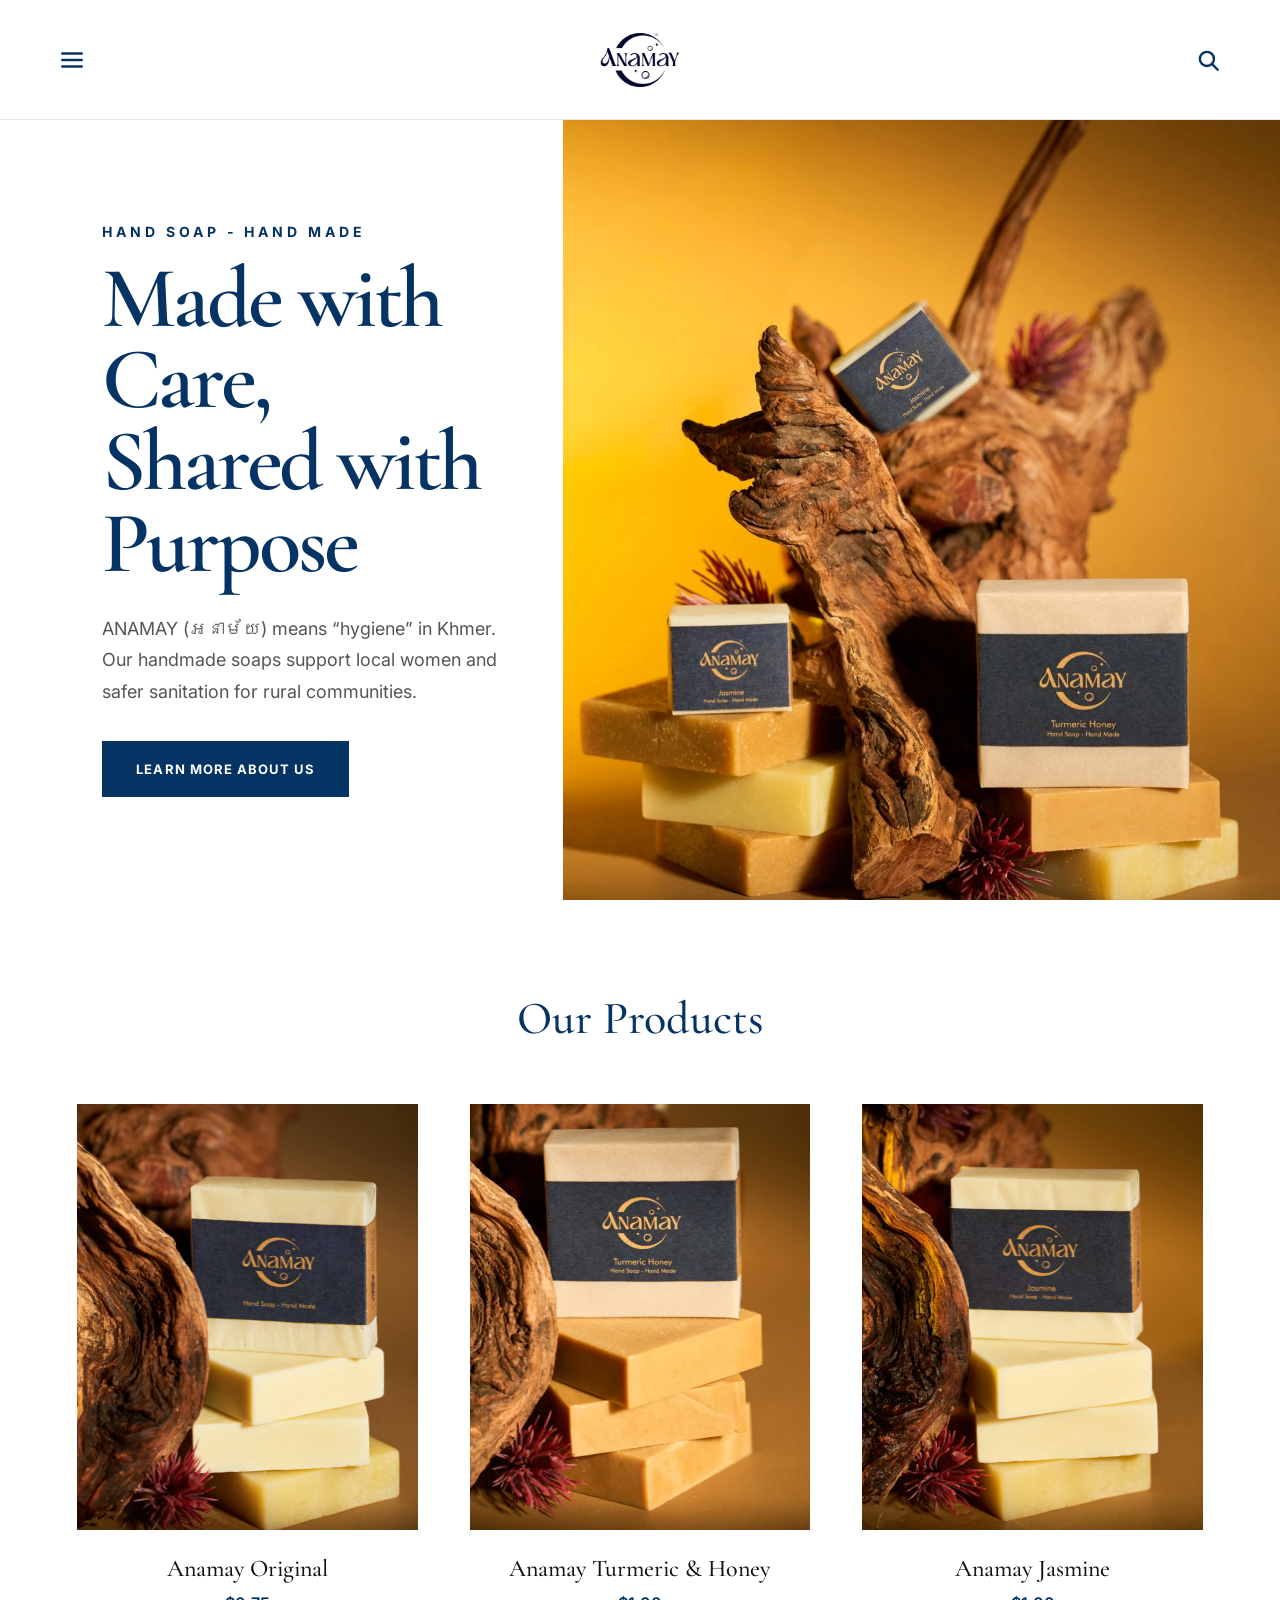
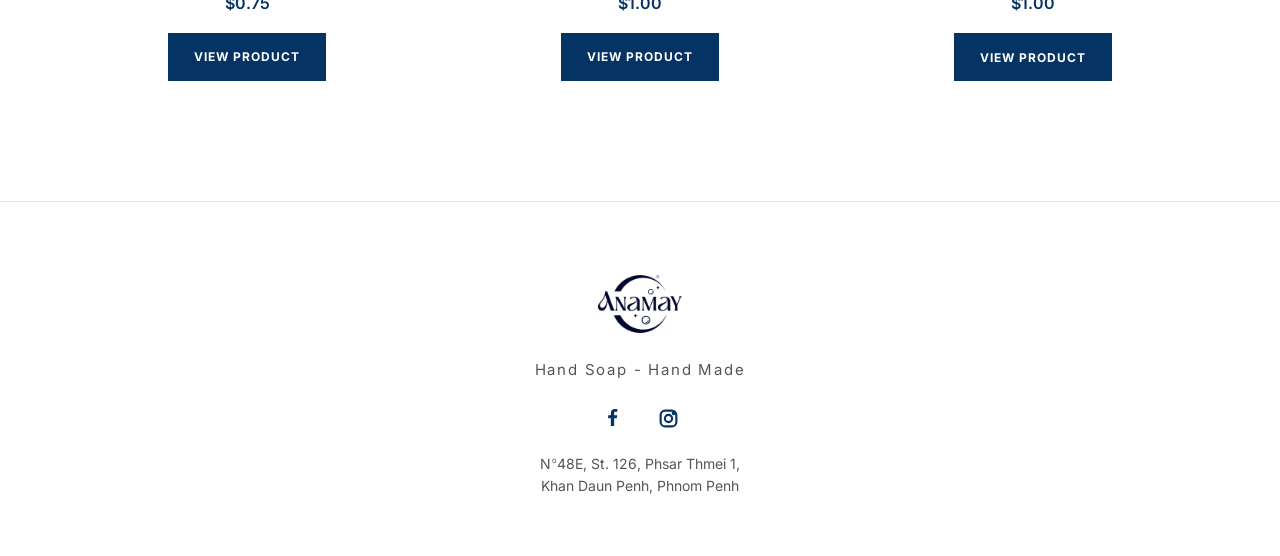
<file: index.html>
<!DOCTYPE html>
<html lang="en">
<head>
  <meta charset="UTF-8" />
  <meta name="viewport" content="width=device-width, initial-scale=1.0" />
  <title>Anamay | Cambodian Handmade Soap</title>

  <link rel="preconnect" href="https://fonts.googleapis.com">
  <link rel="preconnect" href="https://fonts.gstatic.com" crossorigin>
  <link href="https://fonts.googleapis.com/css2?family=Cormorant+Garamond:wght@500;600;700&family=Inter:wght@400;500;600;700&display=swap" rel="stylesheet">

  <link rel="stylesheet" href="./styles.css" />
</head>

<body class="home-page">
<header class="site-header">
  <button class="icon-button" id="openMenu" aria-label="Open menu">
    <svg viewBox="0 0 24 24" aria-hidden="true">
      <line x1="3" y1="6" x2="21" y2="6"></line>
      <line x1="3" y1="12" x2="21" y2="12"></line>
      <line x1="3" y1="18" x2="21" y2="18"></line>
    </svg>
  </button>

  <a href="./" class="site-logo" aria-label="Anamay home">
    <img src="./images/anamay-logo.png" alt="Anamay logo" />
  </a>

  <div class="header-search">
    <input type="text" class="search-input" id="searchInput" placeholder="Search products..." />
    <div class="search-results" id="searchResults" aria-live="polite"></div>
    <button class="icon-button" id="searchToggle" aria-label="Open search">
      <svg viewBox="0 0 24 24" aria-hidden="true">
        <circle cx="11" cy="11" r="6.5"></circle>
        <line x1="16.2" y1="16.2" x2="21" y2="21"></line>
      </svg>
    </button>
  </div>
</header>

<aside class="side-menu" id="sideMenu">
  <button class="close-menu" id="closeMenu" aria-label="Close menu">&times;</button>
  <nav>
    <a href="./">Home</a>
    <a href="./about-us/">About Us</a>
    <a href="./our-journey/">Our Journey</a>
    <a href="./our-impact/">Our Impact</a>
  </nav>
</aside>

<div class="menu-backdrop" id="menuBackdrop"></div>

<main>
  <section class="hero">
    <div class="hero-copy">
      <p class="eyebrow">Hand Soap - Hand Made</p>
      <h1>Made with Care, <br> Shared with Purpose</h1>
      <p class="hero-description">
        ANAMAY (អនាម័យ) means “hygiene” in Khmer. Our handmade soaps support local women and safer sanitation for rural communities.
      </p>
      <a href="./about-us/" class="primary-button">Learn More About Us</a>
    </div>

    <div class="hero-image">
      <img src="./images/hero.webp" alt="Anamay handmade soap" />
    </div>
  </section>

  <section class="products" id="products">
    <h2>Our Products</h2>

    <div class="product-grid">
      <article class="product-card">
        <a href="./anamay-original/" class="product-image">
          <img src="./images/product-original.webp" alt="Anamay Original soap" />
        </a>
        <h3>Anamay Original</h3>
        <p class="price">$0.75</p>
        <a href="./anamay-original/" class="product-button">View Product</a>
      </article>

      <article class="product-card">
        <a href="./turmeric-honey/" class="product-image">
          <img src="./images/product-turmeric-honey.webp" alt="Anamay Turmeric and Honey soap" />
        </a>
        <h3>Anamay Turmeric &amp; Honey</h3>
        <p class="price">$1.00</p>
        <a href="./turmeric-honey/" class="product-button">View Product</a>
      </article>

      <article class="product-card">
        <a href="./jasmine/" class="product-image">
          <img src="./images/product-jasmine.webp" alt="Anamay Jasmine soap" />
        </a>
        <h3>Anamay Jasmine</h3>
        <p class="price">$1.00</p>
        <a href="./jasmine/" class="product-button">View Product</a>
      </article>
    </div>
  </section>
</main>

<footer class="site-footer">
  <img src="./images/anamay-logo.png" alt="Anamay logo" class="footer-logo" />
  <p class="footer-slogan">Hand Soap - Hand Made</p>

  <div class="social-links">
    <a href="#" data-social="facebook" aria-label="Facebook">
      <svg viewBox="0 0 24 24" aria-hidden="true" class="facebook-icon">
        <path d="M13.6 21V13.7H16.1L16.5 10.8H13.6V8.9C13.6 8.1 13.8 7.5 15 7.5H16.6V4.9C16.3 4.9 15.4 4.8 14.3 4.8C12 4.8 10.4 6.2 10.4 8.7V10.8H7.8V13.7H10.4V21H13.6Z"/>
      </svg>
    </a>

    <a href="#" data-social="instagram" aria-label="Instagram">
      <svg viewBox="0 0 24 24" aria-hidden="true" class="instagram-icon">
        <rect x="5" y="5" width="14" height="14" rx="4" />
        <circle cx="12" cy="12" r="3.2" />
        <circle cx="16.7" cy="7.3" r="0.9" />
      </svg>
    </a>
  </div>

  <p class="footer-address">
    N<sup>o</sup>48E, St. 126, Phsar Thmei 1,
    <br> Khan Daun Penh, Phnom Penh
  </p>
</footer>

<script src="./script.js"></script>
</body>
</html>
</file>
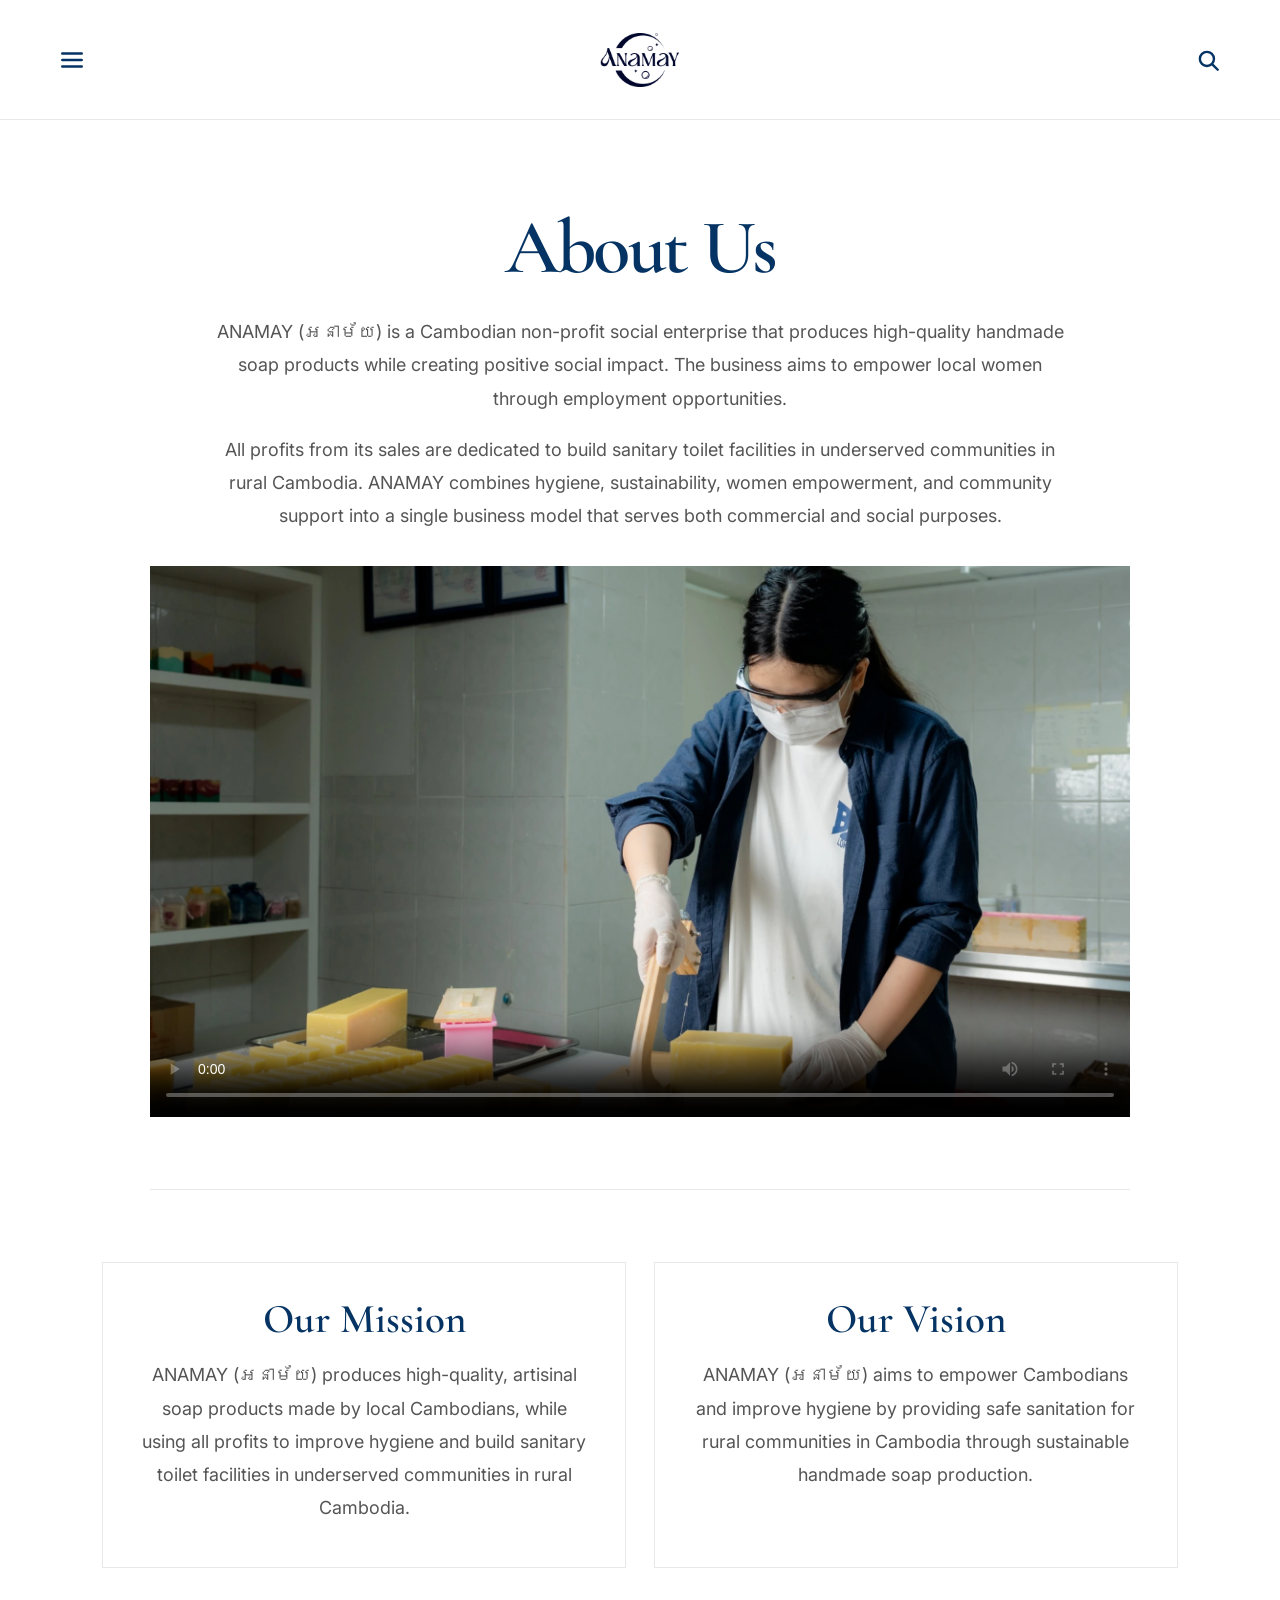
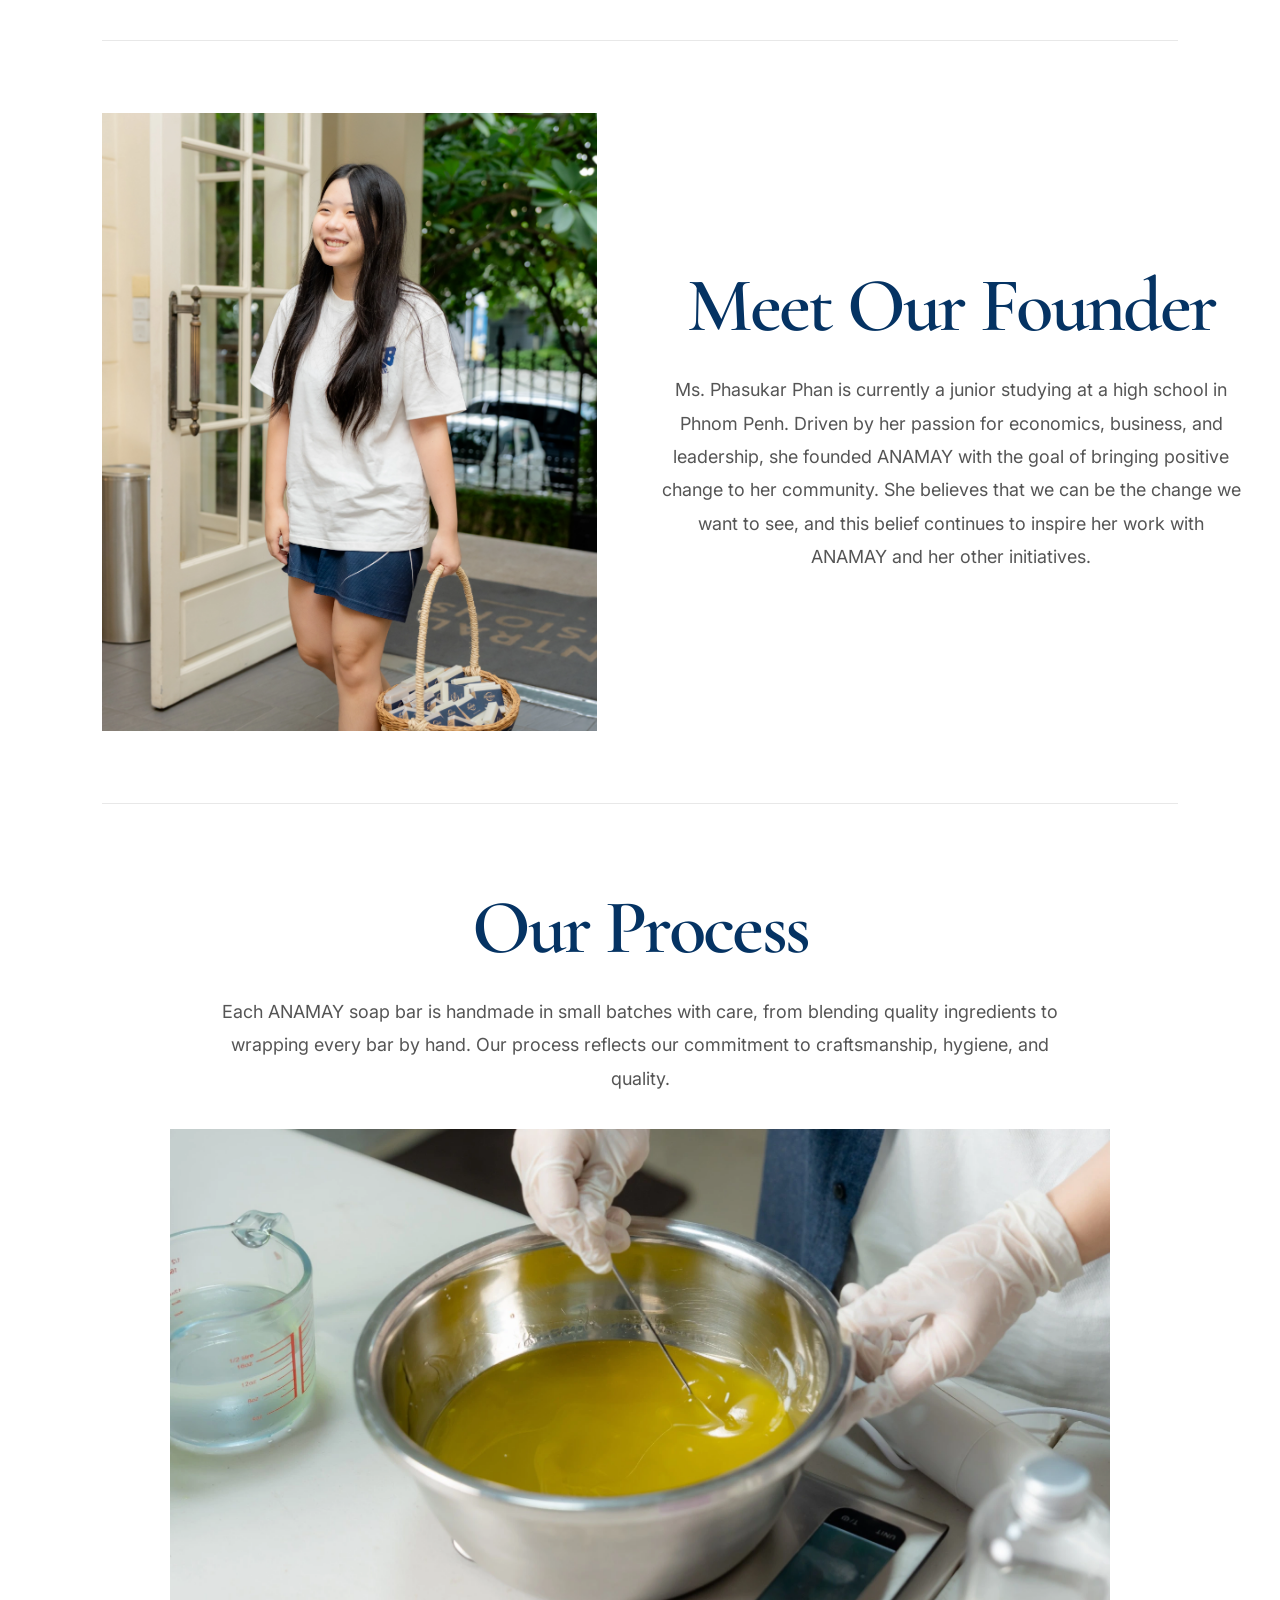
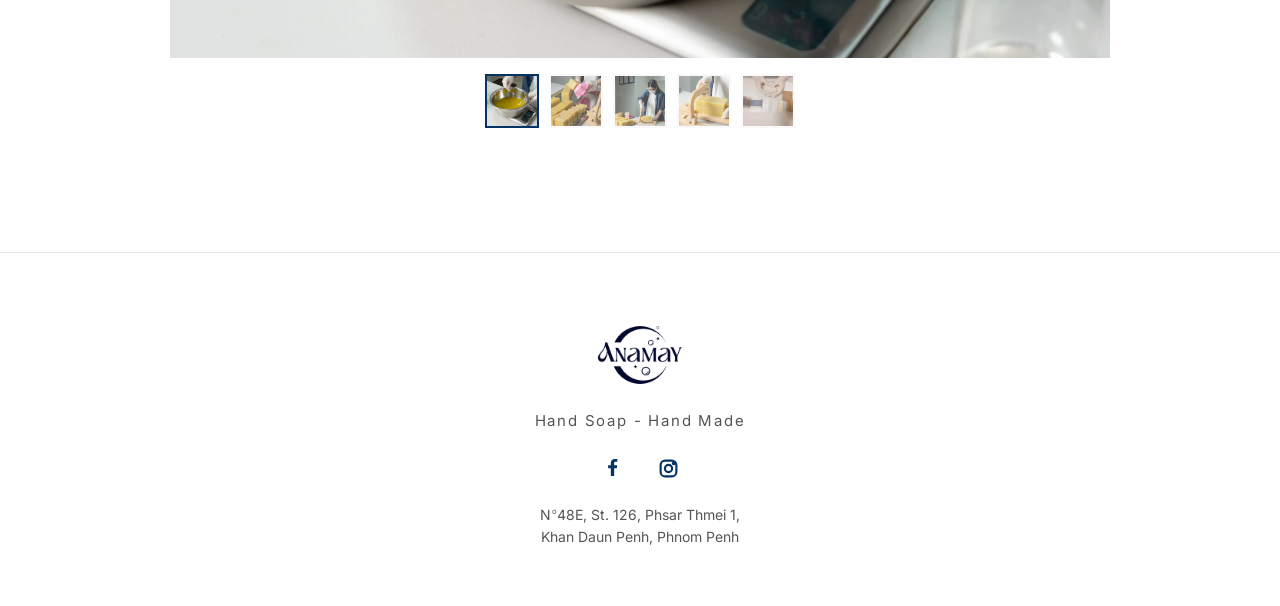
<file: about-us/index.html>
<!DOCTYPE html>
<html lang="en">
<head>
  <meta charset="UTF-8" />
  <meta name="viewport" content="width=device-width, initial-scale=1.0" />
  <title>About Us | Anamay</title>

  <link rel="preconnect" href="https://fonts.googleapis.com">
  <link rel="preconnect" href="https://fonts.gstatic.com" crossorigin>
  <link href="https://fonts.googleapis.com/css2?family=Cormorant+Garamond:wght@500;600;700&family=Inter:wght@400;500;600;700&display=swap" rel="stylesheet">

  <link rel="stylesheet" href="../styles.css" />
</head>
<body class="about-us-page">
  <header class="site-header">
    <button class="icon-button" id="openMenu" aria-label="Open menu">
      <svg viewBox="0 0 24 24" aria-hidden="true">
        <line x1="3" y1="6" x2="21" y2="6"></line>
        <line x1="3" y1="12" x2="21" y2="12"></line>
        <line x1="3" y1="18" x2="21" y2="18"></line>
      </svg>
    </button>

    <a href="../" class="site-logo" aria-label="Anamay home">
      <img src="../images/anamay-logo.png" alt="Anamay logo" />
    </a>

    <div class="header-search">
      <input type="text" class="search-input" id="searchInput" placeholder="Search products..." />
      <div class="search-results" id="searchResults" aria-live="polite"></div>
      <button class="icon-button" id="searchToggle" aria-label="Open search">
        <svg viewBox="0 0 24 24" aria-hidden="true">
          <circle cx="11" cy="11" r="6.5"></circle>
          <line x1="16.2" y1="16.2" x2="21" y2="21"></line>
        </svg>
      </button>
    </div>
  </header>

  <aside class="side-menu" id="sideMenu">
    <button class="close-menu" id="closeMenu" aria-label="Close menu">&times;</button>
    <nav>
      <a href="../">Home</a>
      <a href="../about-us/">About Us</a>
      <a href="../our-journey/">Our Journey</a>
      <a href="../our-impact/">Our Impact</a>
    </nav>
  </aside>

  <div class="menu-backdrop" id="menuBackdrop"></div>

  <main class="about-page">
    <section class="about-section">
      <h1>About Us</h1>
      <div class="text-block narrow center-text">
        <p>
          ANAMAY (អនាម័យ) is a Cambodian non-profit social enterprise that produces high-quality handmade soap products while creating positive social impact. The business aims to empower local women through employment opportunities.
        </p>
        <p>
          All profits from its sales are dedicated to build sanitary toilet facilities in underserved communities in rural Cambodia. ANAMAY combines hygiene, sustainability, women empowerment, and community support into a single business model that serves both commercial and social purposes.
        <br><br>
        </p>
      </div>
      <div class="brand-video-wrap">
        <video controls playsinline preload="metadata" poster="../images/process-3.webp">
          <source src="../videos/our-product.mp4" type="video/mp4" />
          Your browser does not support the video tag.
        </video>
      </div>
    </section>

    <section class="mission-vision-section">
      <article class="info-card">
        <h2>Our Mission</h2>
        <p>
          ANAMAY (អនាម័យ) produces high-quality, artisinal soap products made by local Cambodians, while using all profits to improve hygiene and build sanitary toilet facilities in underserved communities in rural Cambodia.
        </p>
      </article>

      <article class="info-card">
        <h2>Our Vision</h2>
        <p>
          ANAMAY (អនាម័យ) aims to empower Cambodians and improve hygiene by providing safe sanitation for rural communities in Cambodia through sustainable handmade soap production.
        </p>
      </article>
    </section>
    <section class="founder-section">
      <div class="founder-image">
        <img src="../images/founder-ms-phasukar-phan.webp" alt="Ms. Phasukar Phan, Founder of ANAMAY" />
      </div>

      <div class="founder-content">
        <h2>Meet Our Founder
        </h2>
        <p>
          Ms. Phasukar Phan is currently a junior studying at a high school in Phnom Penh. Driven by her passion for economics, business, and leadership, she founded ANAMAY with the goal of bringing positive change to her community. She believes that we can be the change we want to see, and this belief continues to inspire her work with ANAMAY and her other initiatives.
        </p>
      </div>
    </section>
    <section class="process-section">
      <h2>Our Process</h2>
      <div class="text-block narrow center-text process-intro">
        <p>
          Each ANAMAY soap bar is handmade in small batches with care, from blending quality ingredients to wrapping every bar by hand. Our process reflects our commitment to craftsmanship, hygiene, and quality.
        </p>
      </div>

      <div class="gallery process-gallery" data-gallery>
        <div class="main-image-wrap">
          <img class="main-gallery-image" src="../images/process-1.webp" alt="Anamay handmade soap making process" />
        </div>

        <div class="thumbnail-row" aria-label="Choose process image">
          <button class="thumbnail is-active" data-index="0" data-image="../images/process-1.webp" aria-label="Process image 1">
            <img src="../images/process-1.webp" alt="Process thumbnail 1" />
          </button>
          <button class="thumbnail" data-index="1" data-image="../images/process-5.webp" aria-label="Process image 2">
            <img src="../images/process-5.webp" alt="Process thumbnail 2" />
          </button>
          <button class="thumbnail" data-index="2" data-image="../images/process-3.webp" aria-label="Process image 3">
            <img src="../images/process-3.webp" alt="Process thumbnail 3" />
          </button>
          <button class="thumbnail" data-index="3" data-image="../images/process-4.webp" aria-label="Process image 4">
            <img src="../images/process-4.webp" alt="Process thumbnail 4" />
          </button>
          <button class="thumbnail" data-index="3" data-image="../images/process-6.webp" aria-label="Process image 4">
            <img src="../images/process-6.webp" alt="Process thumbnail 5" />
          </button>
        </div>
      </div>
    </section>
  </main>

  <footer class="site-footer">
    <img src="../images/anamay-logo.png" alt="Anamay logo" class="footer-logo" />
    <p class="footer-slogan">Hand Soap - Hand Made</p>

    <div class="social-links">
      <a href="#" data-social="facebook" aria-label="Facebook">
        <svg viewBox="0 0 24 24" aria-hidden="true" class="facebook-icon">
          <path d="M13.6 21V13.7H16.1L16.5 10.8H13.6V8.9C13.6 8.1 13.8 7.5 15 7.5H16.6V4.9C16.3 4.9 15.4 4.8 14.3 4.8C12 4.8 10.4 6.2 10.4 8.7V10.8H7.8V13.7H10.4V21H13.6Z"/>
        </svg>
      </a>

      <a href="#" data-social="instagram" aria-label="Instagram">
        <svg viewBox="0 0 24 24" aria-hidden="true" class="instagram-icon">
          <rect x="5" y="5" width="14" height="14" rx="4" />
          <circle cx="12" cy="12" r="3.2" />
          <circle cx="16.7" cy="7.3" r="0.9" />
        </svg>
      </a>
    </div>

    <p class="footer-address">
      N<sup>o</sup>48E, St. 126, Phsar Thmei 1,
      <br> Khan Daun Penh, Phnom Penh
    </p>
  </footer>

  <script src="../script.js"></script>
</body>
</html>
</file>
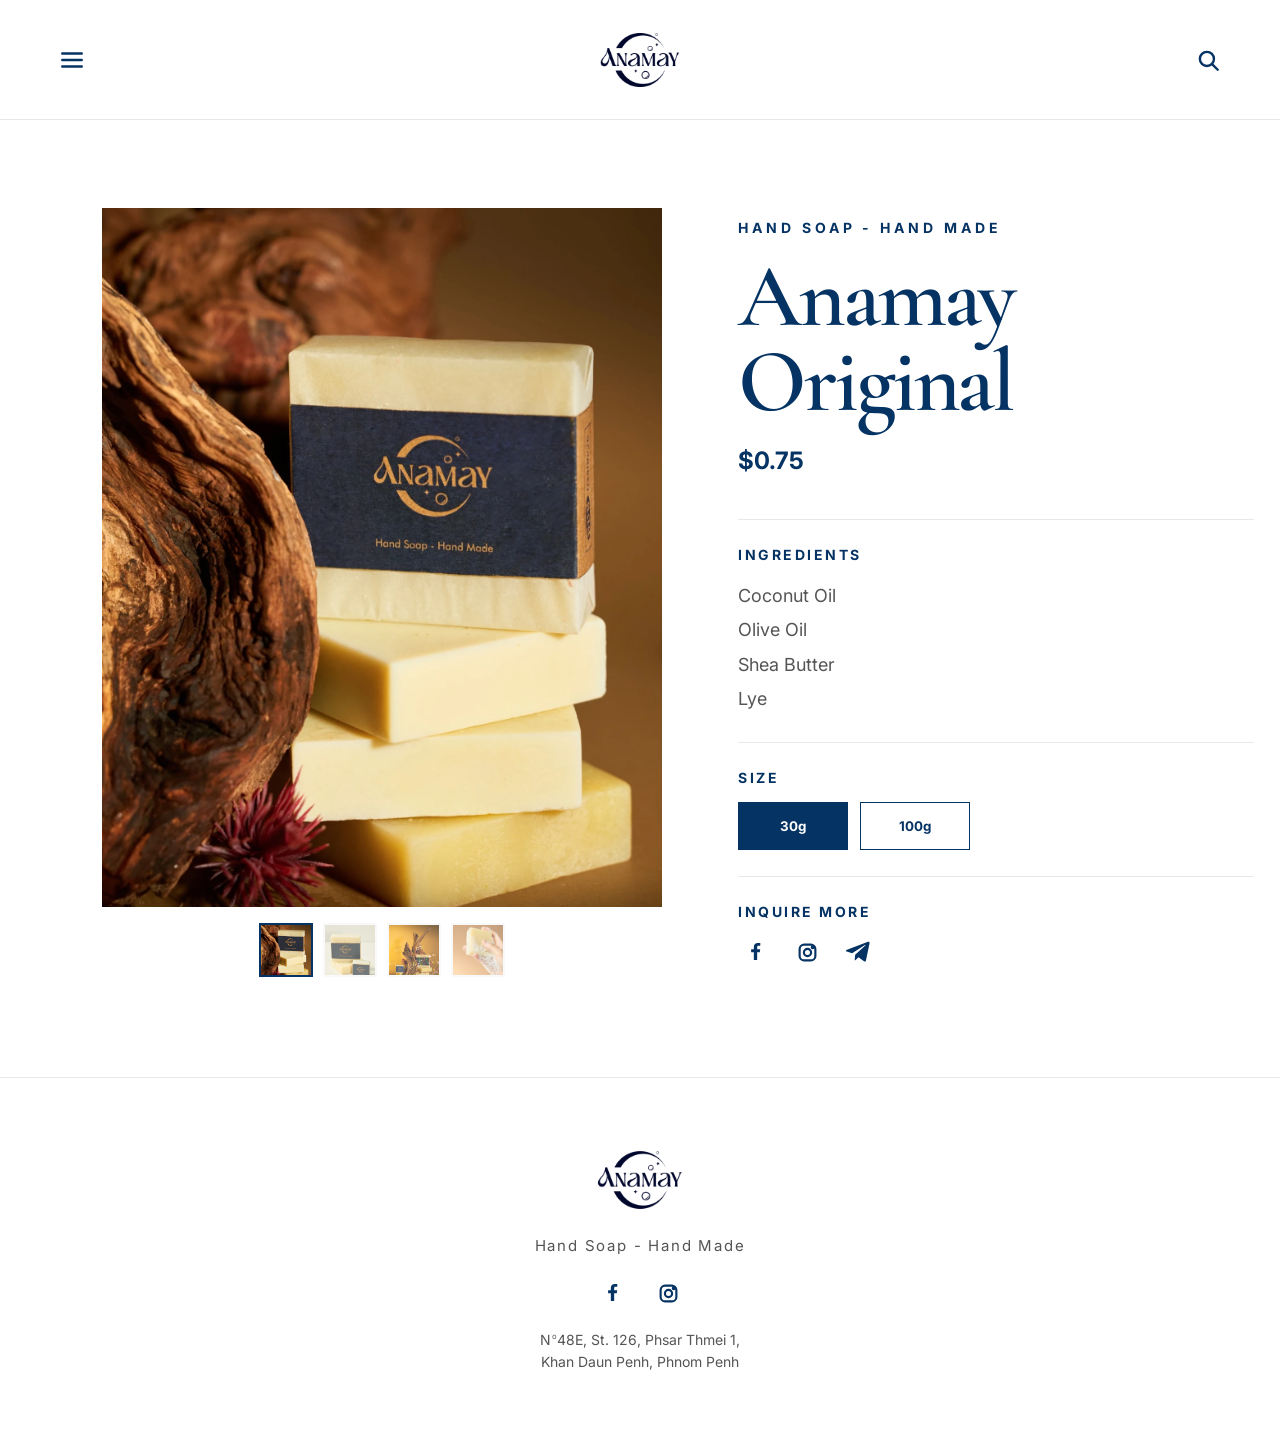
<file: anamay-original/index.html>
<!DOCTYPE html>
<html lang="en">
<head>
  <meta charset="UTF-8" />
  <meta name="viewport" content="width=device-width, initial-scale=1.0" />
  <title>Anamay Original Soap | Anamay</title>

  <link rel="preconnect" href="https://fonts.googleapis.com">
  <link rel="preconnect" href="https://fonts.gstatic.com" crossorigin>
  <link href="https://fonts.googleapis.com/css2?family=Cormorant+Garamond:wght@500;600;700&family=Inter:wght@400;500;600;700&display=swap" rel="stylesheet">

  <link rel="stylesheet" href="../styles.css" />
</head>
<body class="product-detail-page original-page">
  <header class="site-header">
    <button class="icon-button" id="openMenu" aria-label="Open menu">
      <svg viewBox="0 0 24 24" aria-hidden="true">
        <line x1="3" y1="6" x2="21" y2="6"></line>
        <line x1="3" y1="12" x2="21" y2="12"></line>
        <line x1="3" y1="18" x2="21" y2="18"></line>
      </svg>
    </button>

    <a href="../" class="site-logo" aria-label="Anamay home">
      <img src="../images/anamay-logo.png" alt="Anamay logo" />
    </a>

    <div class="header-search">
      <input type="text" class="search-input" id="searchInput" placeholder="Search products..." />
      <div class="search-results" id="searchResults" aria-live="polite"></div>
      <button class="icon-button" id="searchToggle" aria-label="Open search">
        <svg viewBox="0 0 24 24" aria-hidden="true">
          <circle cx="11" cy="11" r="6.5"></circle>
          <line x1="16.2" y1="16.2" x2="21" y2="21"></line>
        </svg>
      </button>
    </div>
  </header>

  <aside class="side-menu" id="sideMenu">
    <button class="close-menu" id="closeMenu" aria-label="Close menu">&times;</button>
    <nav>
      <a href="../">Home</a>
      <a href="../about-us/">About Us</a>
      <a href="../our-journey/">Our Journey</a>
      <a href="../our-impact/">Our Impact</a>
    </nav>
  </aside>

  <div class="menu-backdrop" id="menuBackdrop"></div>

  <main class="product-page">
    <section class="product-gallery gallery" data-gallery>
      <div class="main-image-wrap product-main-wrap">
        <img
          class="main-product-image main-gallery-image"
          src="../images/original-original-display.webp"
          alt="Anamay Original"
        />
      </div>

      <div class="thumbnail-row" aria-label="Choose product image">
        <button class="thumbnail is-active" data-index="0" data-image="../images/original-original-main.webp" aria-label="Anamay Original image 1">
          <img src="../images/original-original-main.webp" alt="Anamay Original thumbnail 1" />
        </button>
        <button class="thumbnail" data-index="1" data-image="../images/original-original-packaging.webp" aria-label="Anamay Original image 2">
          <img src="../images/original-original-packaging.webp" alt="Anamay Original thumbnail 2" />
        </button>
        <button class="thumbnail" data-index="2" data-image="../images/original-original-display.webp" aria-label="Anamay Original image 3">
          <img src="../images/original-original-display.webp" alt="Anamay Original thumbnail 3" />
        </button>
        <button class="thumbnail" data-index="3" data-image="../images/original-original-lather.webp" aria-label="Anamay Original image 4">
          <img src="../images/original-original-lather.webp" alt="Anamay Original thumbnail 4" />
        </button>
      </div>
    </section>

    <section class="product-info">
      <p class="eyebrow">Hand Soap - Hand Made</p>

      <h1>Anamay Original</h1>

      <div class="price product-detail-price" id="productPrice">$0.75</div>

      <div class="info-block">
        <h2>Ingredients</h2>
        <ul>
          <li>Coconut Oil</li>
          <li>Olive Oil</li>
          <li>Shea Butter</li>
          <li>Lye</li>
        </ul>
      </div>

      <div class="size-block">
        <h2>Size</h2>

        <div class="size-options" role="radiogroup" aria-label="Choose size">
          <button class="size-option is-selected" data-price="$0.75" role="radio" aria-checked="true">
            30g
          </button>

          <button class="size-option" data-price="$2.00" role="radio" aria-checked="false">
            100g
          </button>
        </div>
      </div>

      <div class="inquiry-block">
        <h2>Inquire More</h2>
        <div class="inquiry-icons">
          <a href="#" data-social="facebook" aria-label="Facebook">
            <svg viewBox="0 0 24 24" aria-hidden="true" class="facebook-icon">
              <path d="M13.6 21V13.7H16.1L16.5 10.8H13.6V8.9C13.6 8.1 13.8 7.5 15 7.5H16.6V4.9C16.3 4.9 15.4 4.8 14.3 4.8C12 4.8 10.4 6.2 10.4 8.7V10.8H7.8V13.7H10.4V21H13.6Z"/>
            </svg>
          </a>

          <a href="#" data-social="instagram" aria-label="Instagram">
            <svg viewBox="0 0 24 24" aria-hidden="true" class="instagram-icon">
              <rect x="5" y="5" width="14" height="14" rx="4" />
              <circle cx="12" cy="12" r="3.2" />
              <circle cx="16.7" cy="7.3" r="0.9" />
            </svg>
          </a>

          <a href="#" data-social="telegram" aria-label="Telegram">
            <svg viewBox="0 0 24 24" aria-hidden="true" class="telegram-icon">
              <path d="M21 4.8L17.9 19.4C17.7 20.3 17.1 20.5 16.3 19.9L11.6 16.4L9.3 18.6C9.1 18.8 8.8 19.1 8.3 19.1L8.7 14.3L17.4 6.4C17.8 6.1 17.3 5.9 16.8 6.2L6.1 13L1.5 11.6C0.5 11.3 0.5 10.6 1.7 10.1L19.7 3.2C20.5 2.9 21.3 3.4 21 4.8Z"/>
            </svg>
          </a>
        </div>
      </div>
    </section>
  </main>

  <footer class="site-footer">
    <img src="../images/anamay-logo.png" alt="Anamay logo" class="footer-logo" />
    <p class="footer-slogan">Hand Soap - Hand Made</p>

    <div class="social-links">
      <a href="#" data-social="facebook" aria-label="Facebook">
        <svg viewBox="0 0 24 24" aria-hidden="true" class="facebook-icon">
          <path d="M13.6 21V13.7H16.1L16.5 10.8H13.6V8.9C13.6 8.1 13.8 7.5 15 7.5H16.6V4.9C16.3 4.9 15.4 4.8 14.3 4.8C12 4.8 10.4 6.2 10.4 8.7V10.8H7.8V13.7H10.4V21H13.6Z"/>
        </svg>
      </a>

      <a href="#" data-social="instagram" aria-label="Instagram">
        <svg viewBox="0 0 24 24" aria-hidden="true" class="instagram-icon">
          <rect x="5" y="5" width="14" height="14" rx="4" />
          <circle cx="12" cy="12" r="3.2" />
          <circle cx="16.7" cy="7.3" r="0.9" />
        </svg>
      </a>
    </div>

    <p class="footer-address">
      N<sup>o</sup>48E, St. 126, Phsar Thmei 1,
      <br> Khan Daun Penh, Phnom Penh
    </p>
  </footer>

  <script src="../script.js"></script>
</body>
</html>
</file>
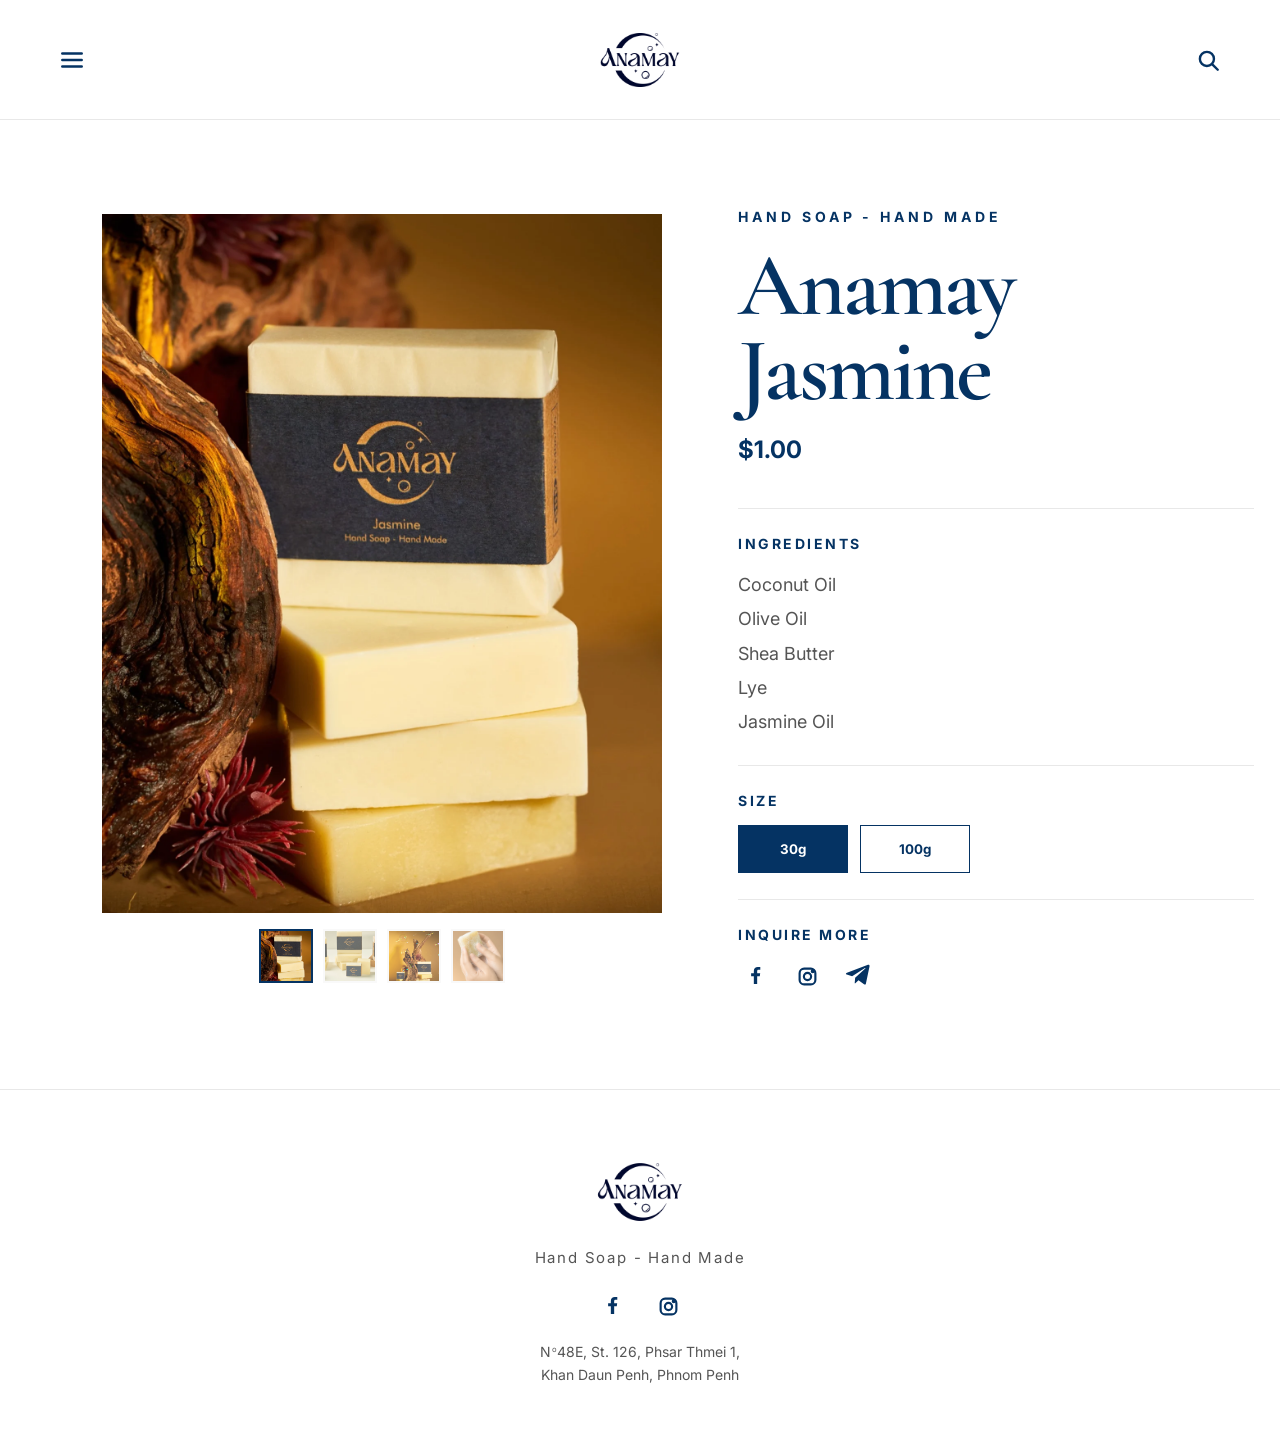
<file: jasmine/index.html>
<!DOCTYPE html>
<html lang="en">
<head>
  <meta charset="UTF-8" />
  <meta name="viewport" content="width=device-width, initial-scale=1.0" />
  <title>Jasmine Soap | Anamay</title>

  <link rel="preconnect" href="https://fonts.googleapis.com">
  <link rel="preconnect" href="https://fonts.gstatic.com" crossorigin>
  <link href="https://fonts.googleapis.com/css2?family=Cormorant+Garamond:wght@500;600;700&family=Inter:wght@400;500;600;700&display=swap" rel="stylesheet">

  <link rel="stylesheet" href="../styles.css" />
</head>
<body class="product-detail-page jasmine-page">
<header class="site-header">
  <button class="icon-button" id="openMenu" aria-label="Open menu">
    <svg viewBox="0 0 24 24" aria-hidden="true">
      <line x1="3" y1="6" x2="21" y2="6"></line>
      <line x1="3" y1="12" x2="21" y2="12"></line>
      <line x1="3" y1="18" x2="21" y2="18"></line>
    </svg>
  </button>

  <a href="../" class="site-logo" aria-label="Anamay home">
    <img src="../images/anamay-logo.png" alt="Anamay logo" />
  </a>

  <div class="header-search">
    <input type="text" class="search-input" id="searchInput" placeholder="Search products..." />
    <div class="search-results" id="searchResults" aria-live="polite"></div>
    <button class="icon-button" id="searchToggle" aria-label="Open search">
      <svg viewBox="0 0 24 24" aria-hidden="true">
        <circle cx="11" cy="11" r="6.5"></circle>
        <line x1="16.2" y1="16.2" x2="21" y2="21"></line>
      </svg>
    </button>
  </div>
</header>

<aside class="side-menu" id="sideMenu">
  <button class="close-menu" id="closeMenu" aria-label="Close menu">&times;</button>
  <nav>
    <a href="../">Home</a>
    <a href="../about-us/">About Us</a>
    <a href="../our-journey/">Our Journey</a>
    <a href="../our-impact/">Our Impact</a>
  </nav>
</aside>

<div class="menu-backdrop" id="menuBackdrop"></div>

<main class="product-page">
  <section class="product-gallery gallery" data-gallery>
    <div class="main-image-wrap product-main-wrap">
      <img
              class="main-product-image main-gallery-image"
              src="../images/jasmine-jasmine-main.webp"
              alt="Anamay Jasmine"
      />
    </div>

    <div class="thumbnail-row" aria-label="Choose product image">
      <button class="thumbnail is-active" data-index="0" data-image="../images/jasmine-jasmine-main.webp" aria-label="Anamay Jasmine image 1">
        <img src="../images/jasmine-jasmine-main.webp" alt="Anamay Jasmine thumbnail 1" />
      </button>
      <button class="thumbnail" data-index="1" data-image="../images/jasmine-jasmine-packaging.webp" aria-label="Anamay Jasmine image 2">
        <img src="../images/jasmine-jasmine-packaging.webp" alt="Anamay Jasmine thumbnail 2" />
      </button>
      <button class="thumbnail" data-index="2" data-image="../images/jasmine-jasmine-display.webp" aria-label="Anamay Jasmine image 3">
        <img src="../images/jasmine-jasmine-display.webp" alt="Anamay Jasmine thumbnail 3" />
      </button>
      <button class="thumbnail" data-index="3" data-image="../images/jasmine-jasmine-lather.webp" aria-label="Anamay Jasmine image 4">
        <img src="../images/jasmine-jasmine-lather.webp" alt="Anamay Jasmine thumbnail 4" />
      </button>
    </div>
  </section>

  <section class="product-info">
    <p class="eyebrow">Hand Soap - Hand Made</p>

    <h1>Anamay Jasmine</h1>

    <div class="price product-detail-price" id="productPrice">$1.00</div>

    <div class="info-block">
      <h2>Ingredients</h2>
      <ul>
        <li>Coconut Oil</li>
        <li>Olive Oil</li>
        <li>Shea Butter</li>
        <li>Lye</li>
        <li>Jasmine Oil</li>
      </ul>
    </div>

    <div class="size-block">
      <h2>Size</h2>

      <div class="size-options" role="radiogroup" aria-label="Choose size">
        <button class="size-option is-selected" data-price="$1.00" role="radio" aria-checked="true">
          30g
        </button>

        <button class="size-option" data-price="$3.00" role="radio" aria-checked="false">
          100g
        </button>
      </div>
    </div>

    <div class="inquiry-block">
      <h2>Inquire More</h2>
      <div class="inquiry-icons">
        <a href="#" data-social="facebook" aria-label="Facebook">
          <svg viewBox="0 0 24 24" aria-hidden="true" class="facebook-icon">
            <path d="M13.6 21V13.7H16.1L16.5 10.8H13.6V8.9C13.6 8.1 13.8 7.5 15 7.5H16.6V4.9C16.3 4.9 15.4 4.8 14.3 4.8C12 4.8 10.4 6.2 10.4 8.7V10.8H7.8V13.7H10.4V21H13.6Z"/>
          </svg>
        </a>

        <a href="#" data-social="instagram" aria-label="Instagram">
          <svg viewBox="0 0 24 24" aria-hidden="true" class="instagram-icon">
            <rect x="5" y="5" width="14" height="14" rx="4" />
            <circle cx="12" cy="12" r="3.2" />
            <circle cx="16.7" cy="7.3" r="0.9" />
          </svg>
        </a>

        <a href="#" data-social="telegram" aria-label="Telegram">
          <svg viewBox="0 0 24 24" aria-hidden="true" class="telegram-icon">
            <path d="M21 4.8L17.9 19.4C17.7 20.3 17.1 20.5 16.3 19.9L11.6 16.4L9.3 18.6C9.1 18.8 8.8 19.1 8.3 19.1L8.7 14.3L17.4 6.4C17.8 6.1 17.3 5.9 16.8 6.2L6.1 13L1.5 11.6C0.5 11.3 0.5 10.6 1.7 10.1L19.7 3.2C20.5 2.9 21.3 3.4 21 4.8Z"/>
          </svg>
        </a>
      </div>
    </div>
  </section>
</main>

<footer class="site-footer">
  <img src="../images/anamay-logo.png" alt="Anamay logo" class="footer-logo" />
  <p class="footer-slogan">Hand Soap - Hand Made</p>

  <div class="social-links">
    <a href="#" data-social="facebook" aria-label="Facebook">
      <svg viewBox="0 0 24 24" aria-hidden="true" class="facebook-icon">
        <path d="M13.6 21V13.7H16.1L16.5 10.8H13.6V8.9C13.6 8.1 13.8 7.5 15 7.5H16.6V4.9C16.3 4.9 15.4 4.8 14.3 4.8C12 4.8 10.4 6.2 10.4 8.7V10.8H7.8V13.7H10.4V21H13.6Z"/>
      </svg>
    </a>

    <a href="#" data-social="instagram" aria-label="Instagram">
      <svg viewBox="0 0 24 24" aria-hidden="true" class="instagram-icon">
        <rect x="5" y="5" width="14" height="14" rx="4" />
        <circle cx="12" cy="12" r="3.2" />
        <circle cx="16.7" cy="7.3" r="0.9" />
      </svg>
    </a>
  </div>

  <p class="footer-address">
    N<sup>o</sup>48E, St. 126, Phsar Thmei 1,
    <br> Khan Daun Penh, Phnom Penh
  </p>
</footer>

<script src="../script.js"></script>
</body>
</html>
</file>
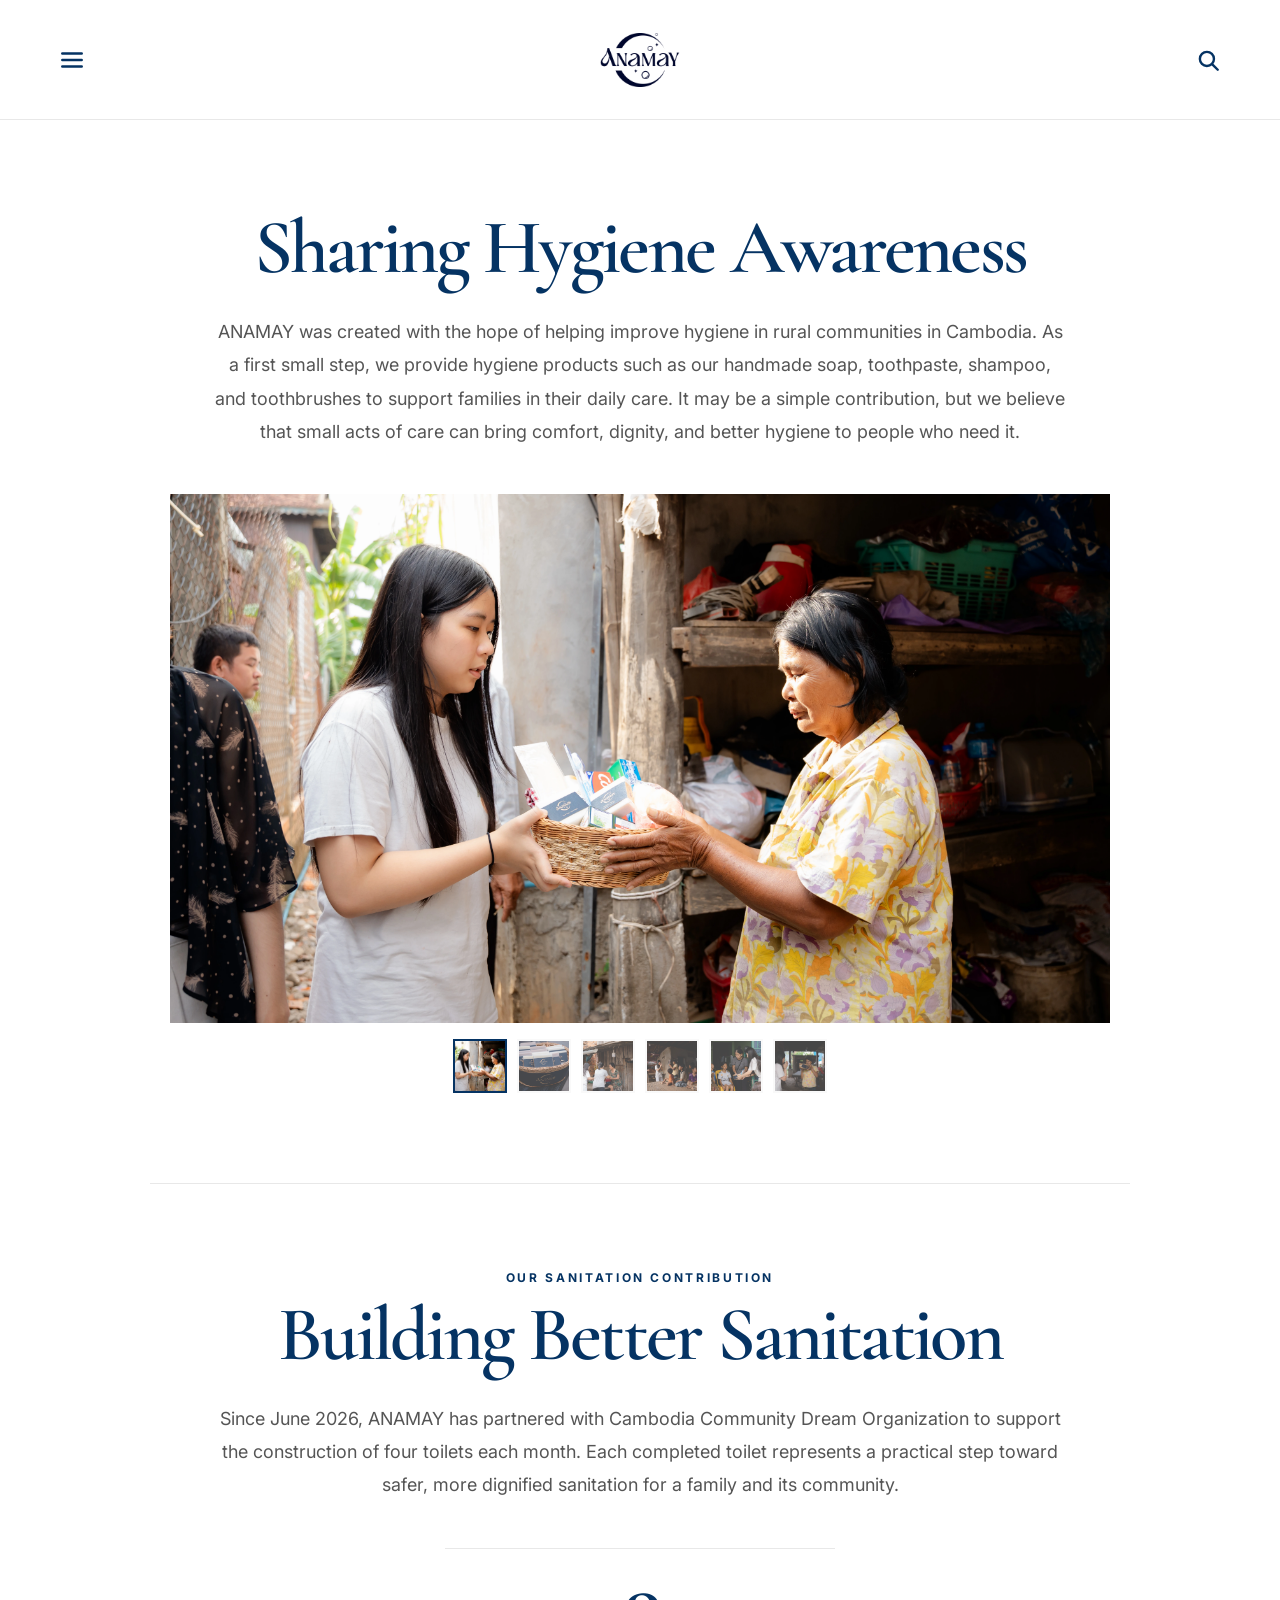
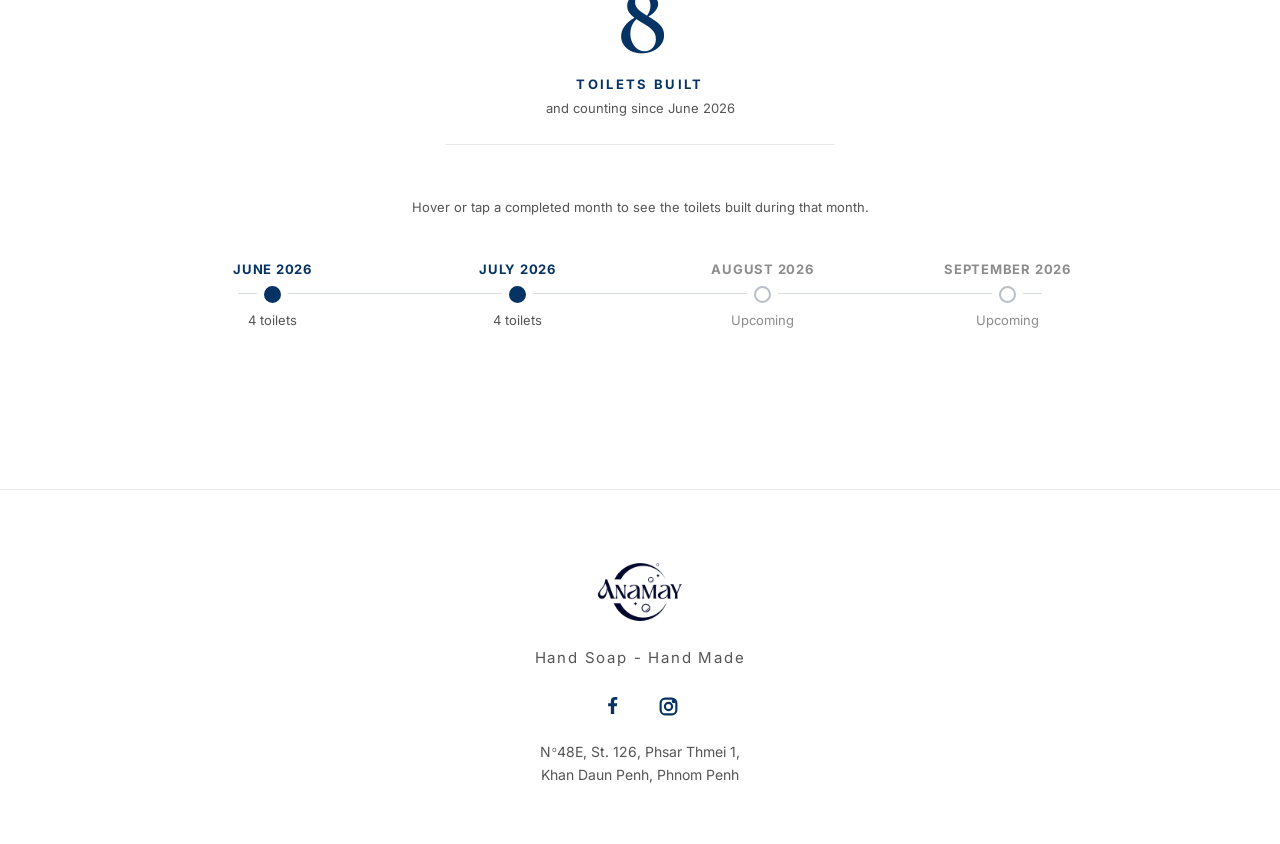
<file: our-impact/index.html>
<!DOCTYPE html>
<html lang="en">
<head>
  <meta charset="UTF-8" />
  <meta name="viewport" content="width=device-width, initial-scale=1.0" />
  <title>Our Impact | Anamay</title>

  <link rel="preconnect" href="https://fonts.googleapis.com">
  <link rel="preconnect" href="https://fonts.gstatic.com" crossorigin>
  <link href="https://fonts.googleapis.com/css2?family=Cormorant+Garamond:wght@500;600;700&family=Inter:wght@400;500;600;700&display=swap" rel="stylesheet">

  <link rel="stylesheet" href="../styles.css" />
</head>
<body class="our-impact-page">
<header class="site-header">
  <button class="icon-button" id="openMenu" aria-label="Open menu">
    <svg viewBox="0 0 24 24" aria-hidden="true">
      <line x1="3" y1="6" x2="21" y2="6"></line>
      <line x1="3" y1="12" x2="21" y2="12"></line>
      <line x1="3" y1="18" x2="21" y2="18"></line>
    </svg>
  </button>

  <a href="../" class="site-logo" aria-label="Anamay home">
    <img src="../images/anamay-logo.png" alt="Anamay logo" />
  </a>

  <div class="header-search">
    <input type="text" class="search-input" id="searchInput" placeholder="Search products..." />
    <div class="search-results" id="searchResults" aria-live="polite"></div>
    <button class="icon-button" id="searchToggle" aria-label="Open search">
      <svg viewBox="0 0 24 24" aria-hidden="true">
        <circle cx="11" cy="11" r="6.5"></circle>
        <line x1="16.2" y1="16.2" x2="21" y2="21"></line>
      </svg>
    </button>
  </div>
</header>

<aside class="side-menu" id="sideMenu">
  <button class="close-menu" id="closeMenu" aria-label="Close menu">&times;</button>
  <nav>
    <a href="../">Home</a>
    <a href="../about-us/">About Us</a>
    <a href="../our-journey/">Our Journey</a>
    <a href="../our-impact/">Our Impact</a>
  </nav>
</aside>

<div class="menu-backdrop" id="menuBackdrop"></div>

<main class="impact-page">
  <section class="impact-section">
    <h1>Sharing Hygiene Awareness</h1>

    <div class="impact-text">
      <p>
        ANAMAY was created with the hope of helping improve hygiene in rural communities in Cambodia. As a first small step, we provide hygiene products such as our handmade soap, toothpaste, shampoo, and toothbrushes to support families in their daily care. It may be a simple contribution, but we believe that small acts of care can bring comfort, dignity, and better hygiene to people who need it.
      </p>
    </div>

    <div class="gallery impact-gallery" data-gallery>
      <div class="main-image-wrap">
        <img class="main-gallery-image" src="../images/com-charity1.webp" alt="ANAMAY community hygiene contribution" />
      </div>

      <div class="thumbnail-row" aria-label="Choose community impact image">
        <button class="thumbnail is-active" data-index="1" data-image="../images/com-charity1.webp">
          <img src="../images/com-charity1.webp" alt="Community impact thumbnail 1" />
        </button>

        <button class="thumbnail" data-index="0" data-image="../images/com-charity2.webp">
          <img src="../images/com-charity2.webp" alt="Community impact thumbnail 2" />
        </button>

        <button class="thumbnail" data-index="2" data-image="../images/com-charity3.webp">
          <img src="../images/com-charity3.webp" alt="Community impact thumbnail 3" />
        </button>
        <button class="thumbnail" data-index="3" data-image="../images/com-charity4.webp">
          <img src="../images/com-charity4.webp" alt="Community impact thumbnail 4" />
        </button>

        <button class="thumbnail" data-index="4" data-image="../images/com-charity5.webp">
          <img src="../images/com-charity5.webp" alt="Community impact thumbnail 5" />
        </button>
        <button class="thumbnail" data-index="5" data-image="../images/com-charity6.webp">
          <img src="../images/com-charity6.webp" alt="Community impact thumbnail 6" />
        </button>
      </div>
    </div>

    <div class="impact-section-divider toilet-impact-section" id="sanitationContribution">
      <p class="impact-eyebrow">Our Sanitation Contribution</p>
      <h2>Building Better Sanitation</h2>

      <div class="toilet-impact-intro">
        <p>
          Since June 2026, ANAMAY has partnered with Cambodia Community Dream Organization to support the construction of four toilets each month. Each completed toilet represents a practical step toward safer, more dignified sanitation for a family and its community.
        </p>
      </div>

      <div class="toilet-impact-summary" aria-live="polite">
        <strong id="toiletTotalCount">0</strong>
        <span>Toilets Built</span>
        <small>and counting since June 2026</small>
      </div>

      <div class="toilet-timeline-shell">
        <p class="toilet-timeline-hint">Hover or tap a completed month to see the toilets built during that month.</p>
        <div class="toilet-timeline" id="toiletTimeline" aria-label="Monthly toilet construction timeline"></div>

        <div class="toilet-month-popover" id="toiletMonthPopover" aria-live="polite" hidden>
          <div class="toilet-popover-heading">
            <div>
              <p class="toilet-popover-kicker" id="toiletPopoverKicker"></p>
              <h3 id="toiletPopoverTitle"></h3>
            </div>
            <button class="toilet-popover-close" id="toiletPopoverClose" type="button" aria-label="Close month details">&times;</button>
          </div>
          <div class="toilet-card-grid" id="toiletCardGrid"></div>
        </div>
      </div>
    </div>
  </section>
</main>

<footer class="site-footer">
  <img src="../images/anamay-logo.png" alt="Anamay logo" class="footer-logo" />
  <p class="footer-slogan">Hand Soap - Hand Made</p>

  <div class="social-links">
    <a href="#" data-social="facebook" aria-label="Facebook">
      <svg viewBox="0 0 24 24" aria-hidden="true" class="facebook-icon">
        <path d="M13.6 21V13.7H16.1L16.5 10.8H13.6V8.9C13.6 8.1 13.8 7.5 15 7.5H16.6V4.9C16.3 4.9 15.4 4.8 14.3 4.8C12 4.8 10.4 6.2 10.4 8.7V10.8H7.8V13.7H10.4V21H13.6Z"/>
      </svg>
    </a>

    <a href="#" data-social="instagram" aria-label="Instagram">
      <svg viewBox="0 0 24 24" aria-hidden="true" class="instagram-icon">
        <rect x="5" y="5" width="14" height="14" rx="4" />
        <circle cx="12" cy="12" r="3.2" />
        <circle cx="16.7" cy="7.3" r="0.9" />
      </svg>
    </a>
  </div>

  <p class="footer-address">
    N<sup>o</sup>48E, St. 126, Phsar Thmei 1,
    <br> Khan Daun Penh, Phnom Penh
  </p>
</footer>

<script src="../script.js"></script>
</body>
</html>
</file>
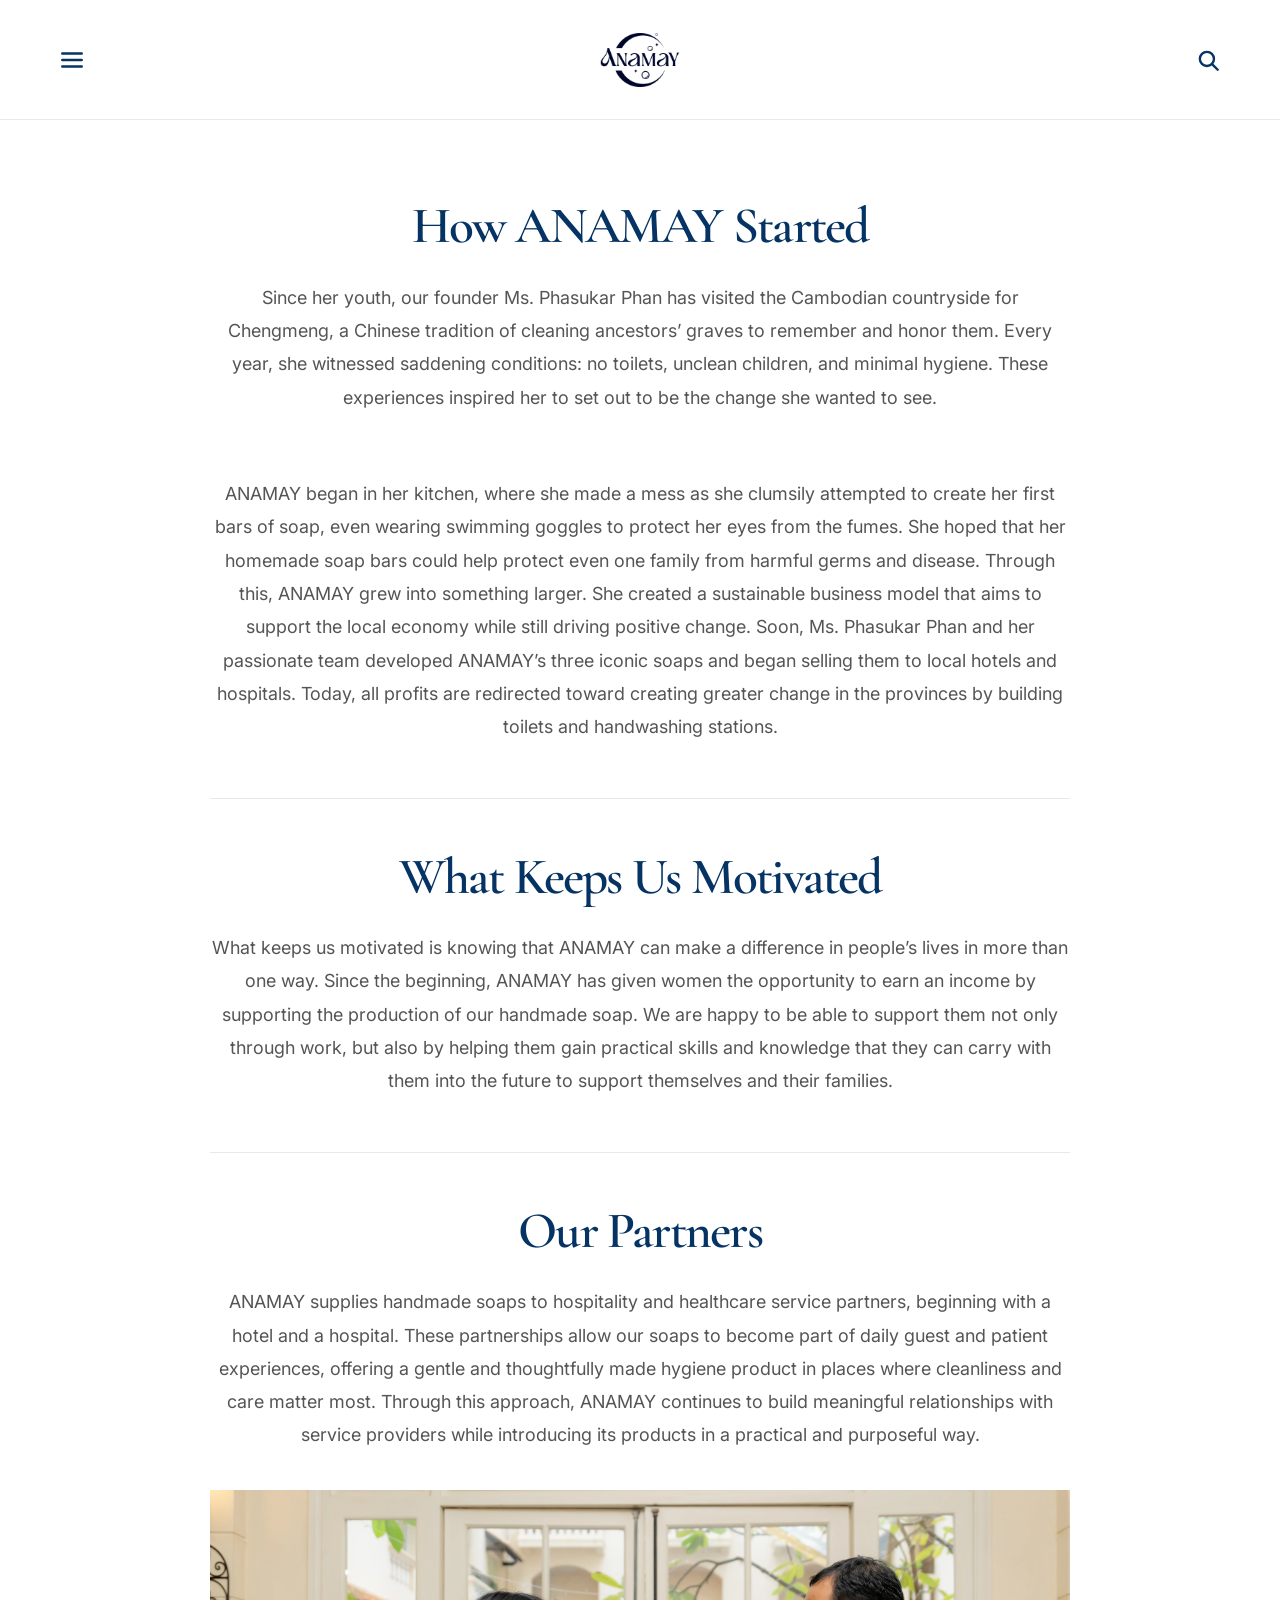
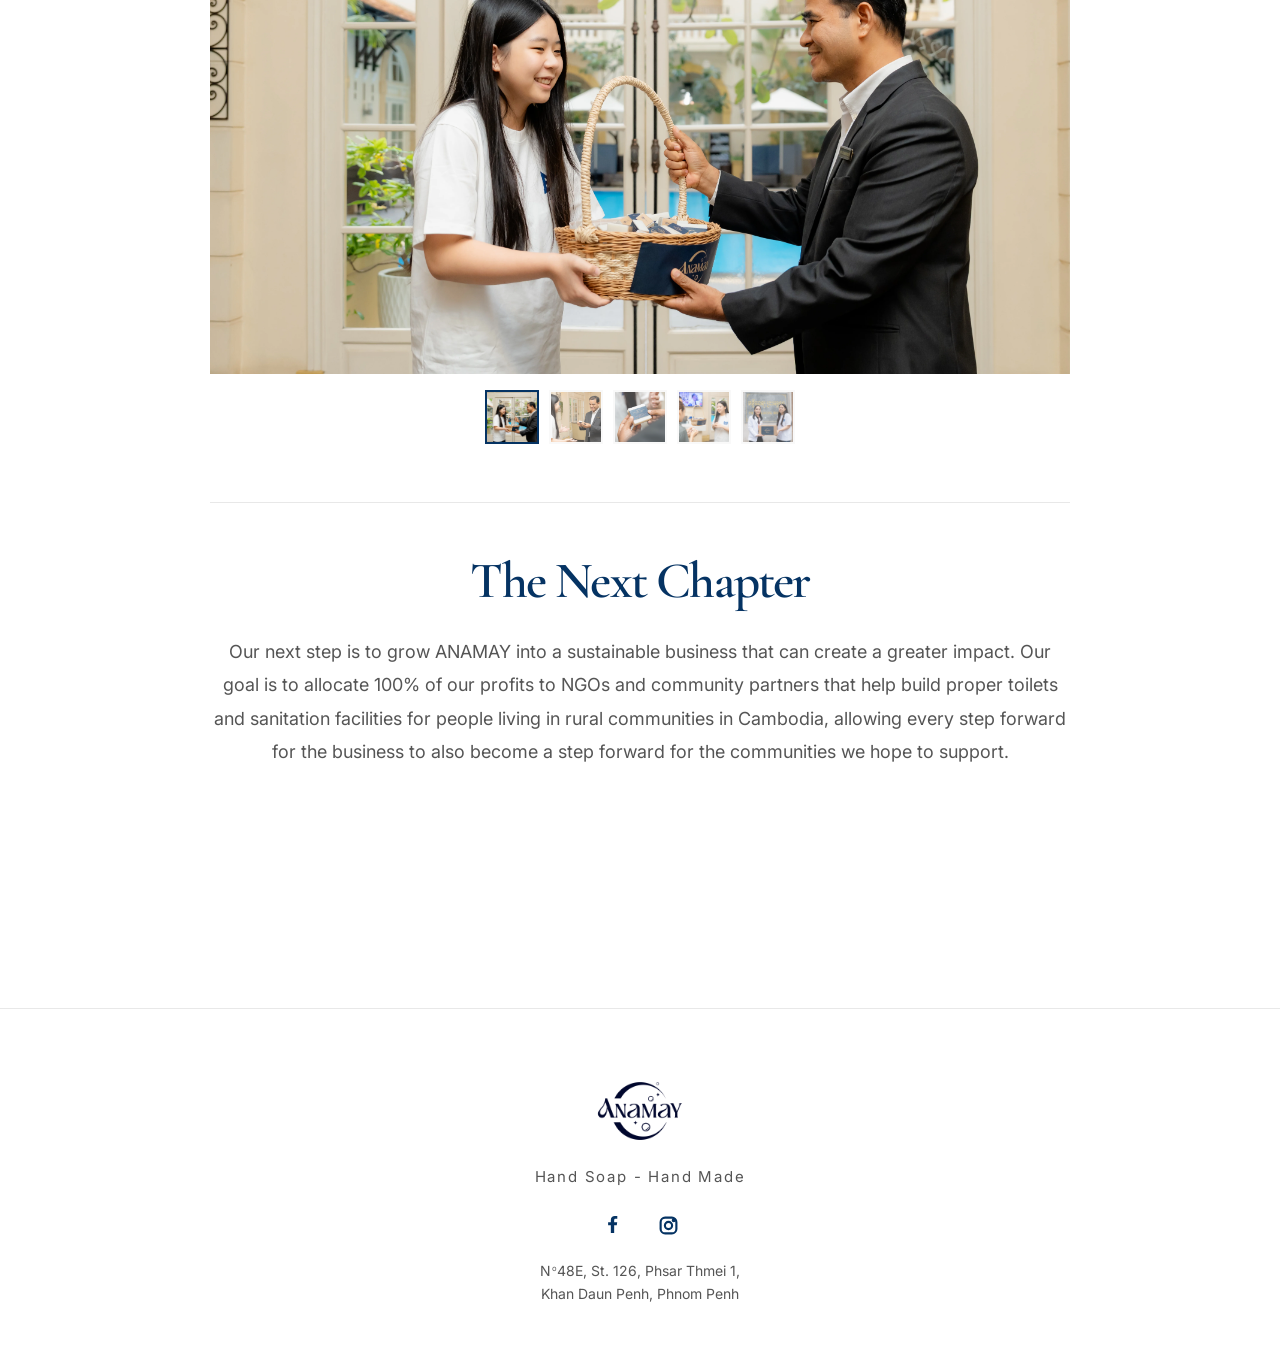
<file: our-journey/index.html>
<!DOCTYPE html>
<html lang="en">
<head>
  <meta charset="UTF-8" />
  <meta name="viewport" content="width=device-width, initial-scale=1.0" />
  <title>Our Journey | Anamay</title>

  <link rel="preconnect" href="https://fonts.googleapis.com">
  <link rel="preconnect" href="https://fonts.gstatic.com" crossorigin>
  <link href="https://fonts.googleapis.com/css2?family=Cormorant+Garamond:wght@500;600;700&family=Inter:wght@400;500;600;700&display=swap" rel="stylesheet">

  <link rel="stylesheet" href="../styles.css" />
</head>
<body class="our-journey-page">
<header class="site-header">
  <button class="icon-button" id="openMenu" aria-label="Open menu">
    <svg viewBox="0 0 24 24" aria-hidden="true">
      <line x1="3" y1="6" x2="21" y2="6"></line>
      <line x1="3" y1="12" x2="21" y2="12"></line>
      <line x1="3" y1="18" x2="21" y2="18"></line>
    </svg>
  </button>

  <a href="../" class="site-logo" aria-label="Anamay home">
    <img src="../images/anamay-logo.png" alt="Anamay logo" />
  </a>

  <div class="header-search">
    <input type="text" class="search-input" id="searchInput" placeholder="Search products..." />
    <div class="search-results" id="searchResults" aria-live="polite"></div>
    <button class="icon-button" id="searchToggle" aria-label="Open search">
      <svg viewBox="0 0 24 24" aria-hidden="true">
        <circle cx="11" cy="11" r="6.5"></circle>
        <line x1="16.2" y1="16.2" x2="21" y2="21"></line>
      </svg>
    </button>
  </div>
</header>

<aside class="side-menu" id="sideMenu">
  <button class="close-menu" id="closeMenu" aria-label="Close menu">&times;</button>
  <nav>
    <a href="../">Home</a>
    <a href="../about-us/">About Us</a>
    <a href="../our-journey/">Our Journey</a>
    <a href="../our-impact/">Our Impact</a>
  </nav>
</aside>

<div class="menu-backdrop" id="menuBackdrop"></div>

<main class="about-page journey-page">
  <section class="journey-clean-section">

    <div class="journey-clean-block">
      <h2>How ANAMAY Started</h2>
      <p>
        Since her youth, our founder Ms. Phasukar Phan has visited the Cambodian countryside for Chengmeng, a Chinese tradition of cleaning ancestors’ graves to remember and honor them. Every year, she witnessed saddening conditions: no toilets, unclean children, and minimal hygiene. These experiences inspired her to set out to be the change she wanted to see.
      </p>

      <p>
        <br>
        ANAMAY began in her kitchen, where she made a mess as she clumsily attempted to create her first bars of soap, even wearing swimming goggles to protect her eyes from the fumes. She hoped that her homemade soap bars could help protect even one family from harmful germs and disease. Through this, ANAMAY grew into something larger. She created a sustainable business model that aims to support the local economy while still driving positive change. Soon, Ms. Phasukar Phan and her passionate team developed ANAMAY’s three iconic soaps and began selling them to local hotels and hospitals. Today, all profits are redirected toward creating greater change in the provinces by building toilets and handwashing stations.
      </p>

    </div>

    <div class="journey-clean-block">
      <h2>What Keeps Us Motivated</h2>
      <p>
        What keeps us motivated is knowing that ANAMAY can make a difference in people’s lives in more than one way. Since the beginning, ANAMAY has given women the opportunity to earn an income by supporting the production of our handmade soap. We are happy to be able to support them not only through work, but also by helping them gain practical skills and knowledge that they can carry with them into the future to support themselves and their families.
      </p>
    </div>

    <div class="journey-clean-block">
      <h2>Our Partners</h2>
      <p>
        ANAMAY supplies handmade soaps to hospitality and healthcare service partners, beginning with a hotel and a hospital. These partnerships allow our soaps to become part of daily guest and patient experiences, offering a gentle and thoughtfully made hygiene product in places where cleanliness and care matter most. Through this approach, ANAMAY continues to build meaningful relationships with service providers while introducing its products in a practical and purposeful way.
      </p>

      <div class="gallery journey-awareness-gallery" data-gallery>
        <div class="main-image-wrap">
          <img class="main-gallery-image" src="../images/hotel-charity1.webp" alt="ANAMAY hygiene awareness contribution" />
        </div>

        <div class="thumbnail-row" aria-label="Choose hotel and hospital awareness image">
          <button class="thumbnail is-active" data-index="0" data-image="../images/hotel-charity1.webp">
            <img src="../images/hotel-charity1.webp" alt="Hotel awareness thumbnail 1" />
          </button>

          <button class="thumbnail" data-index="1" data-image="../images/hotel-charity5.webp">
            <img src="../images/hotel-charity5.webp" alt="Hotel awareness thumbnail 2" />
          </button>

          <button class="thumbnail" data-index="2" data-image="../images/hotel-charity3.webp">
            <img src="../images/hotel-charity3.webp" alt="Hotel awareness thumbnail 3" />
          </button>
          <button class="thumbnail" data-index="3" data-image="../images/hotel-charity4.webp">
            <img src="../images/hotel-charity4.webp" alt="Hotel awareness thumbnail 4" />
          </button>
          <button class="thumbnail" data-index="4" data-image="../images/hospital-charity.webp">
            <img src="../images/hospital-charity.webp" alt="Hospital awareness thumbnail" />
          </button>
        </div>
      </div>
    </div>

    <div class="journey-clean-block">
      <h2>The Next Chapter</h2>
      <p>
        Our next step is to grow ANAMAY into a sustainable business that can create a greater impact. Our goal is to allocate 100% of our profits to NGOs and community partners that help build proper toilets and sanitation facilities for people living in rural communities in Cambodia, allowing every step forward for the business to also become a step forward for the communities we hope to support.
      </p>
    </div>

  </section>
</main>

<footer class="site-footer">
  <img src="../images/anamay-logo.png" alt="Anamay logo" class="footer-logo" />
  <p class="footer-slogan">Hand Soap - Hand Made</p>

  <div class="social-links">
    <a href="#" data-social="facebook" aria-label="Facebook">
      <svg viewBox="0 0 24 24" aria-hidden="true" class="facebook-icon">
        <path d="M13.6 21V13.7H16.1L16.5 10.8H13.6V8.9C13.6 8.1 13.8 7.5 15 7.5H16.6V4.9C16.3 4.9 15.4 4.8 14.3 4.8C12 4.8 10.4 6.2 10.4 8.7V10.8H7.8V13.7H10.4V21H13.6Z"/>
      </svg>
    </a>

    <a href="#" data-social="instagram" aria-label="Instagram">
      <svg viewBox="0 0 24 24" aria-hidden="true" class="instagram-icon">
        <rect x="5" y="5" width="14" height="14" rx="4" />
        <circle cx="12" cy="12" r="3.2" />
        <circle cx="16.7" cy="7.3" r="0.9" />
      </svg>
    </a>
  </div>

  <p class="footer-address">
    N<sup>o</sup>48E, St. 126, Phsar Thmei 1,
    <br> Khan Daun Penh, Phnom Penh
  </p>
</footer>

<script src="../script.js"></script>
</body>
</html>
</file>
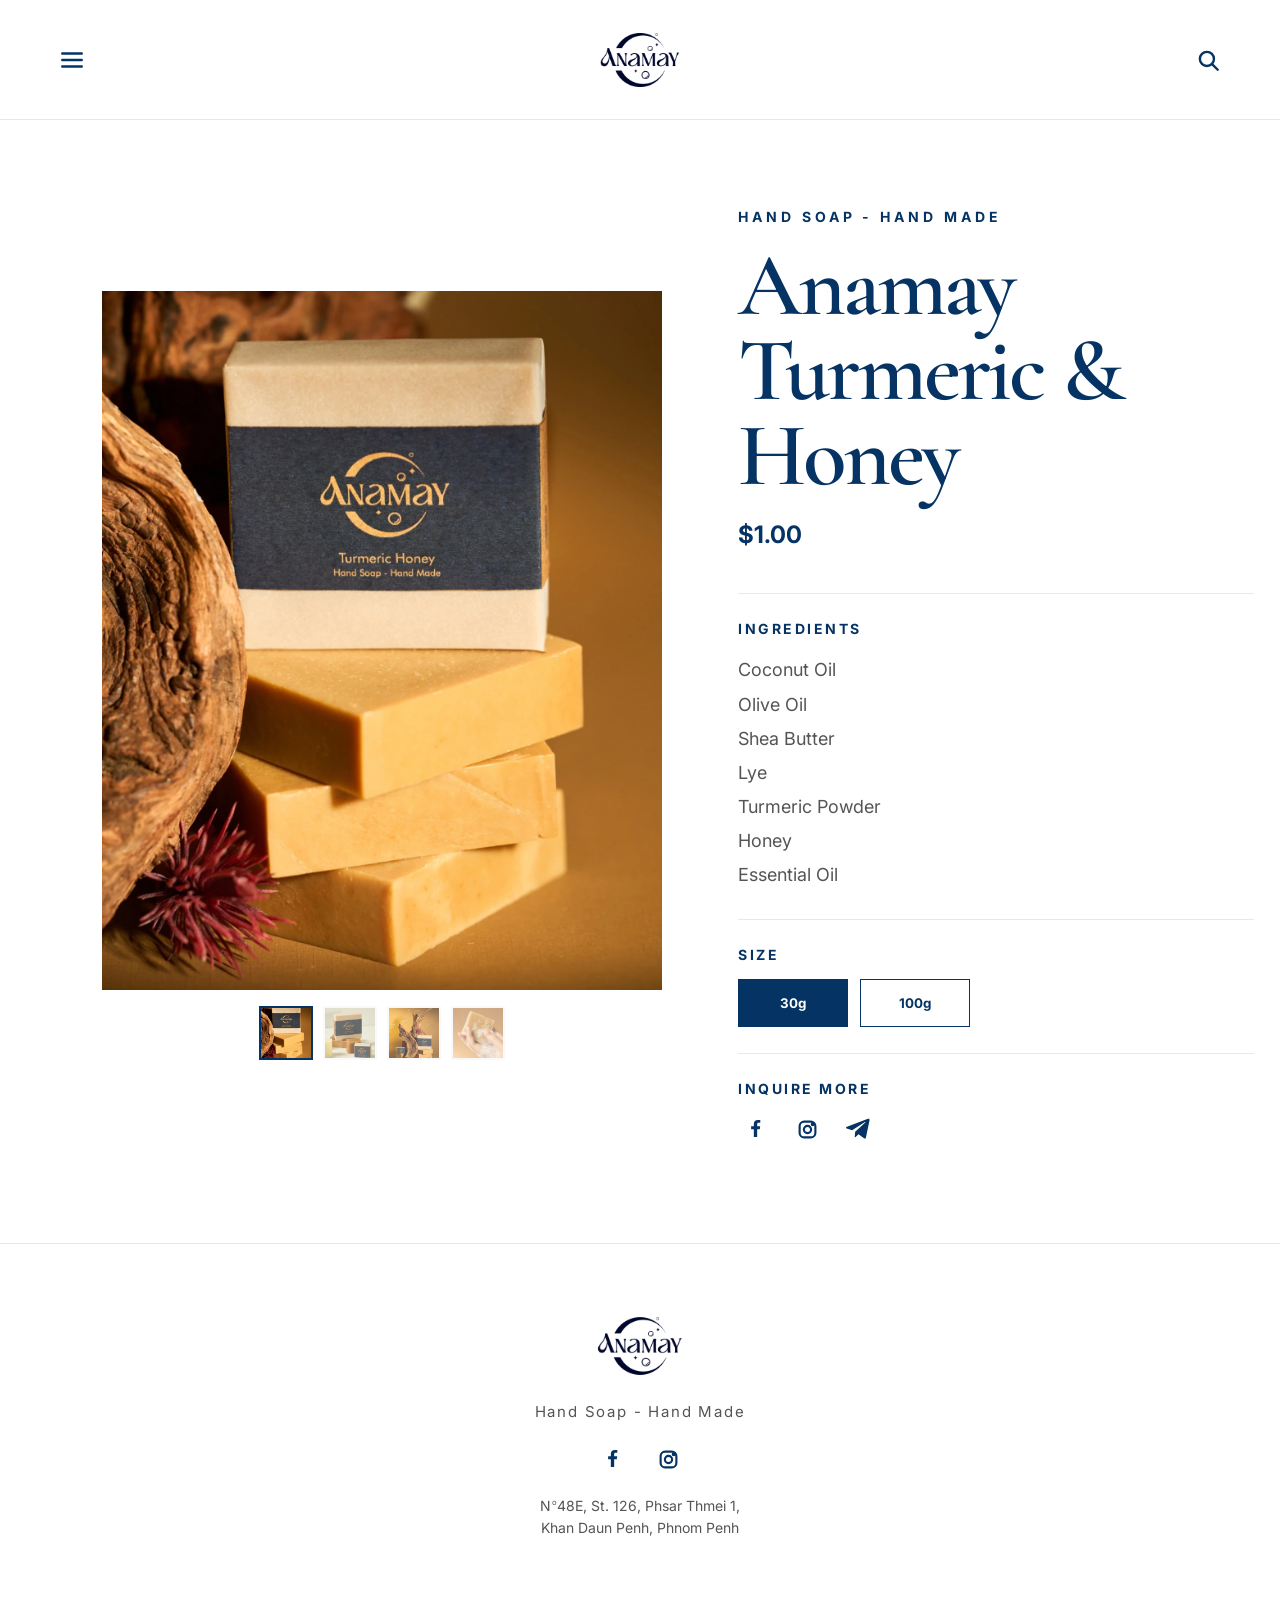
<file: turmeric-honey/index.html>
<!DOCTYPE html>
<html lang="en">
<head>
  <meta charset="UTF-8" />
  <meta name="viewport" content="width=device-width, initial-scale=1.0" />
  <title>Turmeric & Honey Soap | Anamay</title>

  <link rel="preconnect" href="https://fonts.googleapis.com">
  <link rel="preconnect" href="https://fonts.gstatic.com" crossorigin>
  <link href="https://fonts.googleapis.com/css2?family=Cormorant+Garamond:wght@500;600;700&family=Inter:wght@400;500;600;700&display=swap" rel="stylesheet">

  <link rel="stylesheet" href="../styles.css" />
</head>
<body class="product-detail-page turmeric-page">
  <header class="site-header">
    <button class="icon-button" id="openMenu" aria-label="Open menu">
      <svg viewBox="0 0 24 24" aria-hidden="true">
        <line x1="3" y1="6" x2="21" y2="6"></line>
        <line x1="3" y1="12" x2="21" y2="12"></line>
        <line x1="3" y1="18" x2="21" y2="18"></line>
      </svg>
    </button>

    <a href="../" class="site-logo" aria-label="Anamay home">
      <img src="../images/anamay-logo.png" alt="Anamay logo" />
    </a>

    <div class="header-search">
      <input type="text" class="search-input" id="searchInput" placeholder="Search products..." />
      <div class="search-results" id="searchResults" aria-live="polite"></div>
      <button class="icon-button" id="searchToggle" aria-label="Open search">
        <svg viewBox="0 0 24 24" aria-hidden="true">
          <circle cx="11" cy="11" r="6.5"></circle>
          <line x1="16.2" y1="16.2" x2="21" y2="21"></line>
        </svg>
      </button>
    </div>
  </header>

  <aside class="side-menu" id="sideMenu">
    <button class="close-menu" id="closeMenu" aria-label="Close menu">&times;</button>
    <nav>
      <a href="../">Home</a>
      <a href="../about-us/">About Us</a>
      <a href="../our-journey/">Our Journey</a>
      <a href="../our-impact/">Our Impact</a>
    </nav>
  </aside>

  <div class="menu-backdrop" id="menuBackdrop"></div>

  <main class="product-page">
    <section class="product-gallery gallery" data-gallery>
      <div class="main-image-wrap product-main-wrap">
        <img
          class="main-product-image main-gallery-image"
          src="../images/turmeric-turmeric-main.webp"
          alt="Anamay Turmeric &amp; Honey"
        />
      </div>

      <div class="thumbnail-row" aria-label="Choose product image">
          <button class="thumbnail is-active" data-index="0" data-image="../images/turmeric-turmeric-main.webp" aria-label="Anamay Turmeric &amp; Honey image 1">
            <img src="../images/turmeric-turmeric-main.webp" alt="Anamay Turmeric &amp; Honey thumbnail 1" />
          </button>
          <button class="thumbnail" data-index="1" data-image="../images/turmeric-turmeric-studio.webp" aria-label="Anamay Turmeric &amp; Honey image 2">
            <img src="../images/turmeric-turmeric-studio.webp" alt="Anamay Turmeric &amp; Honey thumbnail 2" />
          </button>
          <button class="thumbnail" data-index="2" data-image="../images/turmeric-turmeric-display.webp" aria-label="Anamay Turmeric &amp; Honey image 3">
            <img src="../images/turmeric-turmeric-display.webp" alt="Anamay Turmeric &amp; Honey thumbnail 3" />
          </button>
          <button class="thumbnail" data-index="3" data-image="../images/turmeric-turmeric-lather.webp" aria-label="Anamay Turmeric &amp; Honey image 4">
            <img src="../images/turmeric-turmeric-lather.webp" alt="Anamay Turmeric &amp; Honey thumbnail 4" />
          </button>
      </div>
    </section>

    <section class="product-info">
      <p class="eyebrow">Hand Soap - Hand Made</p>

      <h1>Anamay Turmeric &amp; Honey</h1>

      <div class="price product-detail-price" id="productPrice">$1.00</div>

      <div class="info-block">
        <h2>Ingredients</h2>
        <ul>
          <li>Coconut Oil</li>
          <li>Olive Oil</li>
          <li>Shea Butter</li>
          <li>Lye</li>
          <li>Turmeric Powder</li>
          <li>Honey</li>
          <li>Essential Oil</li>
        </ul>
      </div>

      <div class="size-block">
        <h2>Size</h2>

        <div class="size-options" role="radiogroup" aria-label="Choose size">
          <button class="size-option is-selected" data-price="$1.00" role="radio" aria-checked="true">
            30g
          </button>

          <button class="size-option" data-price="$3.00" role="radio" aria-checked="false">
            100g
          </button>
        </div>
      </div>

      <div class="inquiry-block">
        <h2>Inquire More</h2>
        <div class="inquiry-icons">
          <a href="#" data-social="facebook" aria-label="Facebook">
            <svg viewBox="0 0 24 24" aria-hidden="true" class="facebook-icon">
              <path d="M13.6 21V13.7H16.1L16.5 10.8H13.6V8.9C13.6 8.1 13.8 7.5 15 7.5H16.6V4.9C16.3 4.9 15.4 4.8 14.3 4.8C12 4.8 10.4 6.2 10.4 8.7V10.8H7.8V13.7H10.4V21H13.6Z"/>
            </svg>
          </a>

          <a href="#" data-social="instagram" aria-label="Instagram">
            <svg viewBox="0 0 24 24" aria-hidden="true" class="instagram-icon">
              <rect x="5" y="5" width="14" height="14" rx="4" />
              <circle cx="12" cy="12" r="3.2" />
              <circle cx="16.7" cy="7.3" r="0.9" />
            </svg>
          </a>

          <a href="#" data-social="telegram" aria-label="Telegram">
            <svg viewBox="0 0 24 24" aria-hidden="true" class="telegram-icon">
              <path d="M21 4.8L17.9 19.4C17.7 20.3 17.1 20.5 16.3 19.9L11.6 16.4L9.3 18.6C9.1 18.8 8.8 19.1 8.3 19.1L8.7 14.3L17.4 6.4C17.8 6.1 17.3 5.9 16.8 6.2L6.1 13L1.5 11.6C0.5 11.3 0.5 10.6 1.7 10.1L19.7 3.2C20.5 2.9 21.3 3.4 21 4.8Z"/>
            </svg>
          </a>
        </div>
      </div>
    </section>
  </main>

  <footer class="site-footer">
    <img src="../images/anamay-logo.png" alt="Anamay logo" class="footer-logo" />
    <p class="footer-slogan">Hand Soap - Hand Made</p>

    <div class="social-links">
      <a href="#" data-social="facebook" aria-label="Facebook">
        <svg viewBox="0 0 24 24" aria-hidden="true" class="facebook-icon">
          <path d="M13.6 21V13.7H16.1L16.5 10.8H13.6V8.9C13.6 8.1 13.8 7.5 15 7.5H16.6V4.9C16.3 4.9 15.4 4.8 14.3 4.8C12 4.8 10.4 6.2 10.4 8.7V10.8H7.8V13.7H10.4V21H13.6Z"/>
        </svg>
      </a>

      <a href="#" data-social="instagram" aria-label="Instagram">
        <svg viewBox="0 0 24 24" aria-hidden="true" class="instagram-icon">
          <rect x="5" y="5" width="14" height="14" rx="4" />
          <circle cx="12" cy="12" r="3.2" />
          <circle cx="16.7" cy="7.3" r="0.9" />
        </svg>
      </a>
    </div>

    <p class="footer-address">
      N<sup>o</sup>48E, St. 126, Phsar Thmei 1,
      <br> Khan Daun Penh, Phnom Penh
    </p>
  </footer>

  <script src="../script.js"></script>
</body>
</html>
</file>
<file: styles.css>
:root {
  --brand-blue: #053363;
  --white: #ffffff;
  --text: #111111;
  --muted: #555555;
  --border: #e8e8e8;
  --soft: #f8f8f8;
  --heading-font: "Cormorant Garamond", serif;
  --body-font: "Inter", Arial, sans-serif;
  --section-max: 980px;
  --wide-section-max: 1120px;
  --text-max: 850px;
  --section-padding-top: 88px;
  --section-padding-bottom: 72px;
  --mobile-section-padding-top: 62px;
  --mobile-section-padding-bottom: 54px;
  --section-title-size: clamp(56px, 6vw, 96px);
  --mobile-section-title-size: clamp(42px, 11vw, 64px);
  --section-text-size: 18px;
  --mobile-section-text-size: 16px;
  --section-text-line-height: 1.85;
  --mobile-section-text-line-height: 1.7;
  --title-text-gap: 30px;
  --mobile-title-text-gap: 24px;
}

/* =========================
   BASE
========================= */

* {
  box-sizing: border-box;
}

html {
  scroll-behavior: smooth;
}

body {
  margin: 0;
  background: var(--white);
  color: var(--text);
  font-family: var(--body-font);
}

img {
  max-width: 100%;
  display: block;
}

/* =========================
   SHARED HEADER
========================= */

.site-header {
  height: 120px;
  background: var(--white);
  border-bottom: 1px solid var(--border);
  display: flex;
  align-items: center;
  justify-content: space-between;
  padding: 0 4vw;
  position: sticky;
  top: 0;
  z-index: 20;
}

.site-logo {
  position: absolute;
  left: 50%;
  transform: translateX(-50%);
  height: 96px;
  display: flex;
  align-items: center;
  justify-content: center;
}

.site-logo img {
  width: 180px;
  height: 90px;
  object-fit: contain;
}

.icon-button {
  width: 42px;
  height: 42px;
  border: 0;
  background: transparent;
  padding: 8px;
  cursor: pointer;
  color: var(--brand-blue);
}

.icon-button svg {
  width: 100%;
  height: 100%;
  fill: none;
  stroke: currentColor;
  stroke-width: 2.2;
  stroke-linecap: round;
}

/* =========================
   SEARCH
========================= */

.header-search {
  position: relative;
  display: flex;
  align-items: center;
  gap: 10px;
}

.search-input {
  width: 0;
  opacity: 0;
  border: 0;
  border-bottom: 1px solid var(--brand-blue);
  outline: 0;
  padding: 8px 0;
  font-family: inherit;
  transition: width 0.25s ease, opacity 0.25s ease;
}

.search-input.is-visible {
  width: 210px;
  opacity: 1;
  padding: 8px 4px;
}

.search-results {
  position: absolute;
  top: 48px;
  right: 0;
  width: 310px;
  background: var(--white);
  border: 1px solid var(--border);
  box-shadow: 0 18px 45px rgba(0, 0, 0, 0.08);
  padding: 8px;
  display: none;
  z-index: 60;
}

.search-results.is-visible {
  display: block;
}

.search-result-item {
  display: grid;
  grid-template-columns: 48px 1fr;
  gap: 12px;
  align-items: center;
  padding: 10px;
  text-decoration: none;
  color: var(--text);
  transition: background 0.2s ease;
}

.search-result-item:hover {
  background: var(--soft);
}

.search-result-item img {
  width: 48px;
  height: 48px;
  object-fit: cover;
  background: var(--soft);
}

.search-result-item strong {
  display: block;
  color: var(--brand-blue);
  font-family: var(--heading-font);
  font-size: 20px;
  line-height: 1;
  font-weight: 600;
}

.search-result-item span {
  display: block;
  margin-top: 5px;
  color: var(--muted);
  font-size: 13px;
}

.search-empty {
  padding: 14px 12px;
  color: var(--muted);
  font-size: 14px;
  text-align: left;
}

/* =========================
   SIDE MENU
========================= */

.side-menu {
  position: fixed;
  top: 0;
  left: -340px;
  width: 320px;
  max-width: 85vw;
  height: 100vh;
  background: var(--white);
  z-index: 40;
  padding: 36px 32px;
  transition: left 0.3s ease;
  border-right: 1px solid var(--border);
}

.side-menu.is-open {
  left: 0;
}

.close-menu {
  border: 0;
  background: transparent;
  color: var(--brand-blue);
  font-size: 34px;
  cursor: pointer;
  margin-bottom: 52px;
}

.side-menu nav {
  display: flex;
  flex-direction: column;
  gap: 26px;
}

.side-menu a {
  color: var(--brand-blue);
  text-decoration: none;
  font-family: var(--heading-font);
  font-size: 32px;
}

.home-page .side-menu a[href="../home/"],
.about-us-page .side-menu a[href="../about-us/"],
.our-journey-page .side-menu a[href="../our-journey/"],
.our-impact-page .side-menu a[href="../our-impact/"] {
  font-weight: 700;
}

.menu-backdrop {
  position: fixed;
  inset: 0;
  background: rgba(0, 0, 0, 0.2);
  z-index: 30;
  opacity: 0;
  pointer-events: none;
  transition: opacity 0.3s ease;
}

.menu-backdrop.is-visible {
  opacity: 1;
  pointer-events: auto;
}

/* =========================
   SHARED TYPOGRAPHY
========================= */

.section-title,
.about-section h1,
.process-section h2,
.impact-section h1,
.impact-section h2,
.brand-video-copy h2,
.founder-content h2,
.journey-clean-block h2 {
  margin: 0;
  color: var(--brand-blue);
  font-family: var(--heading-font);
  font-size: var(--section-title-size);
  line-height: 0.95;
  font-weight: 600;
  letter-spacing: -0.035em;
}

.section-text,
.text-block p,
.info-card p,
.impact-text p,
.brand-video-copy p,
.founder-content p,
.journey-clean-block p {
  color: var(--muted);
  font-size: var(--section-text-size);
  line-height: var(--section-text-line-height);
}

.text-block p,
.impact-text p,
.journey-clean-block p {
  margin: 0 0 18px;
}

.text-block p:last-child,
.impact-text p:last-child,
.journey-clean-block p:last-child {
  margin-bottom: 0;
}

.narrow {
  max-width: var(--text-max);
  margin-left: auto;
  margin-right: auto;
}

.center-text {
  text-align: center;
}

/* =========================
   SHARED CONTENT PAGE LAYOUT
========================= */

.about-page,
.impact-page {
  padding: 0 8vw 120px;
}

.about-section,
.process-section,
.impact-section,
.brand-video-section {
  max-width: var(--section-max);
  margin: 0 auto;
  padding-top: var(--section-padding-top);
  text-align: center;
}

.about-section,
.brand-video-section,
.founder-section,
.mission-vision-section,
.process-section {
  padding-bottom: var(--section-padding-bottom);
  border-bottom: 1px solid var(--border);
}

.about-us-page .about-section,
.our-impact-page .impact-section {
  padding-top: 92px;
}

.about-section .text-block,
.process-intro,
.impact-text,
.brand-video-copy p {
  max-width: var(--text-max);
  margin: var(--title-text-gap) auto 0;
}

/* =========================
   HOME
========================= */

.hero {
  min-height: calc(100vh - 120px);
  display: grid;
  grid-template-columns: 44% 56%;
  background: var(--white);
}

.hero-copy {
  display: flex;
  flex-direction: column;
  justify-content: center;
  padding: 6vw 3.5vw 6vw 8vw;
}

.eyebrow {
  margin: 0 0 18px;
  color: var(--brand-blue);
  font-size: 14px;
  letter-spacing: 0.28em;
  text-transform: uppercase;
  font-weight: 700;
}

.hero h1 {
  margin: 0;
  color: var(--brand-blue);
  font-family: var(--heading-font);
  font-size: clamp(64px, 6.8vw, 124px);
  line-height: 0.94;
  font-weight: 600;
  letter-spacing: -0.035em;
}

.hero-description {
  max-width: 520px;
  margin: 28px 0 34px;
  color: var(--muted);
  font-size: 18px;
  line-height: 1.75;
}

.primary-button,
.product-button {
  display: inline-flex;
  align-items: center;
  justify-content: center;
  width: fit-content;
  min-height: 56px;
  padding: 0 34px;
  background: var(--brand-blue);
  color: var(--white);
  text-decoration: none;
  text-transform: uppercase;
  letter-spacing: 0.08em;
  font-size: 13px;
  font-weight: 700;
  transition: opacity 0.2s ease;
}

.primary-button:hover,
.product-button:hover {
  opacity: 0.86;
}

.hero-image {
  height: calc(100vh - 120px);
  min-height: 650px;
  overflow: hidden;
}

.hero-image img {
  width: 100%;
  height: 100%;
  object-fit: cover;
  object-position: center 58%;
}

.products {
  padding: 90px 6vw 120px;
}

.products h2 {
  margin: 0 0 58px;
  color: var(--brand-blue);
  text-align: center;
  font-family: var(--heading-font);
  font-size: 46px;
  font-weight: 500;
}

.product-grid {
  display: grid;
  grid-template-columns: repeat(3, minmax(0, 1fr));
  gap: 52px;
  max-width: 1220px;
  margin: 0 auto;
}

.product-card {
  text-align: center;
}

.product-image {
  display: block;
  aspect-ratio: 4 / 5;
  background: var(--soft);
  overflow: hidden;
  margin-bottom: 24px;
}

.product-image img {
  width: 100%;
  height: 100%;
  object-fit: cover;
  object-position: center 56%;
  transition: transform 0.35s ease;
}

.product-card:hover .product-image img {
  transform: scale(1.03);
}

.product-card h3 {
  margin: 0 0 10px;
  font-family: var(--heading-font);
  font-size: 24px;
  color: var(--text);
  font-weight: 500;
}

.price {
  margin: 0 0 20px;
  color: var(--brand-blue);
  font-size: 16px;
  font-weight: 600;
}

.product-button {
  min-height: 48px;
  padding: 0 26px;
  font-size: 12px;
}

/* =========================
   MISSION / VISION
========================= */

.mission-vision-section {
  display: grid;
  grid-template-columns: repeat(2, minmax(0, 1fr));
  gap: 28px;
  padding-top: 72px;
}

.info-card {
  border: 1px solid var(--border);
  padding: 36px 36px 42px;
  background: var(--white);
  text-align: center;
}

.info-card h2 {
  margin: 0 0 18px;
  color: var(--brand-blue);
  font-family: var(--heading-font);
  font-size: clamp(34px, 3.2vw, 52px);
  line-height: 1;
  font-weight: 600;
}

.info-card p {
  margin: 0;
}

/* =========================
   MEET OUR FOUNDER
========================= */

.founder-section {
  max-width: var(--wide-section-max);
  margin: 0 auto;
  padding-top: 72px;
  display: grid;
  grid-template-columns: 46% 54%;
  gap: 64px;
  align-items: center;
}

.founder-image {
  width: 100%;
  aspect-ratio: 4 / 5;
  overflow: hidden;
  background: var(--soft);
}

.founder-image img {
  width: 100%;
  height: 100%;
  object-fit: cover;
  object-position: center;
}

.founder-content {
  width: 100%;
  max-width: 640px;
  justify-self: center;
  align-self: center;
  text-align: center;
}

.founder-content h2 {
  white-space: nowrap;
  text-align: center;
}

.founder-content p {
  max-width: 640px;
  margin: var(--title-text-gap) auto 0;
  text-align: center;
}

/* =========================
   ABOUT VIDEO / OUR PRODUCTS
========================= */

.brand-video-section {
  padding-top: 72px;
}

.brand-video-copy p {
  margin-bottom: 36px;
}

.brand-video-wrap {
  width: 100%;
  background: var(--soft);
  overflow: hidden;
}

.brand-video-wrap video {
  width: 100%;
  display: block;
  aspect-ratio: 16 / 9;
  object-fit: cover;
}

/* =========================
   SHARED GALLERIES
========================= */

.gallery {
  max-width: 940px;
  margin: 0 auto;
}

.main-image-wrap {
  width: 100%;
  aspect-ratio: 16 / 9;
  background: var(--soft);
  overflow: hidden;
}

.main-gallery-image,
.main-impact-image,
.main-process-image {
  width: 100%;
  height: 100%;
  object-fit: cover;
  object-position: center;
}

.thumbnail-row {
  width: 100%;
  display: flex;
  justify-content: center;
  gap: 10px;
  margin: 16px auto 0;
  overflow-x: auto;
  padding-bottom: 4px;
}

.thumbnail {
  min-width: 54px;
  width: 54px;
  height: 54px;
  border: 2px solid transparent;
  padding: 0;
  background: var(--soft);
  cursor: pointer;
  overflow: hidden;
  opacity: 0.72;
  transition: border-color 0.2s ease, opacity 0.2s ease;
}

.thumbnail img {
  width: 100%;
  height: 100%;
  object-fit: cover;
}

.thumbnail:hover {
  opacity: 1;
}

.thumbnail.is-active {
  border-color: var(--brand-blue);
  opacity: 1;
}

/* =========================
   OUR PROCESS
========================= */

.process-section {
  padding-bottom: 0;
  border-bottom: 0;
}

.process-intro {
  margin-bottom: 34px;
}

/* =========================
   OUR JOURNEY PAGE
========================= */

.journey-page {
  min-height: calc(100vh - 120px);
}

.journey-clean-section {
  max-width: var(--section-max);
  margin: 0 auto;
  padding: 82px 0 120px;
  text-align: center;
}

.journey-clean-block {
  max-width: 860px;
  margin: 0 auto 54px;
  padding-bottom: 54px;
  border-bottom: 1px solid var(--border);
  text-align: center;
}

.journey-clean-block:last-child {
  margin-bottom: 0;
  padding-bottom: 0;
  border-bottom: 0;
}

.journey-clean-block h2 {
  font-size: clamp(38px, 4vw, 62px);
}

.journey-clean-block p {
  margin: var(--title-text-gap) auto 0;
}

.our-journey-page .journey-awareness-gallery {
  margin-top: 38px;
}

.our-journey-page .journey-awareness-gallery .main-image-wrap {
  aspect-ratio: 16 / 9;
}

/* =========================
   OUR IMPACT PAGE
========================= */

.impact-section-divider {
  margin-top: 86px;
  padding-top: 86px;
  border-top: 1px solid var(--border);
}

/* =========================
   TOILET IMPACT TIMELINE
========================= */

.toilet-impact-section {
  text-align: center;
}

.impact-eyebrow {
  margin: 0 0 14px;
  color: var(--brand-blue);
  font-size: 12px;
  font-weight: 700;
  letter-spacing: 0.22em;
  text-transform: uppercase;
}

.toilet-impact-intro {
  max-width: var(--text-max);
  margin: var(--title-text-gap) auto 0;
}

.toilet-impact-intro p {
  margin: 0;
  color: var(--muted);
  font-size: var(--section-text-size);
  line-height: var(--section-text-line-height);
}

.toilet-impact-summary {
  width: min(100%, 390px);
  margin: 46px auto 52px;
  padding: 30px 24px 28px;
  border-top: 1px solid var(--border);
  border-bottom: 1px solid var(--border);
  display: flex;
  flex-direction: column;
  align-items: center;
}

.toilet-impact-summary strong {
  color: var(--brand-blue);
  font-family: var(--heading-font);
  font-size: clamp(72px, 8vw, 108px);
  line-height: 0.8;
  font-weight: 600;
  letter-spacing: -0.045em;
}

.toilet-impact-summary span {
  margin-top: 15px;
  color: var(--brand-blue);
  font-size: 13px;
  font-weight: 700;
  letter-spacing: 0.18em;
  text-transform: uppercase;
}

.toilet-impact-summary small {
  margin-top: 8px;
  color: var(--muted);
  font-size: 13px;
}

.toilet-timeline-shell {
  position: relative;
  width: 100%;
}

.toilet-timeline-hint {
  margin: 0 0 18px;
  color: var(--muted);
  font-size: 13px;
  line-height: 1.6;
}

.toilet-timeline {
  position: relative;
  display: grid;
  grid-auto-flow: column;
  grid-auto-columns: minmax(170px, 1fr);
  align-items: stretch;
  width: 100%;
  padding: 6px 0 20px;
  overflow-x: auto;
  overscroll-behavior-inline: contain;
  scrollbar-width: thin;
}

.toilet-timeline::before {
  content: "";
  position: absolute;
  left: 9%;
  right: 9%;
  top: 58px;
  height: 1px;
  background: #d8dde3;
}

.toilet-timeline-node {
  position: relative;
  z-index: 1;
  min-width: 0;
  min-height: 108px;
  padding: 0 12px;
  border: 0;
  background: transparent;
  color: var(--text);
  font-family: inherit;
  text-align: center;
  display: grid;
  grid-template-rows: 36px 34px auto;
  justify-items: center;
  align-items: center;
}

button.toilet-timeline-node {
  cursor: pointer;
}

button.toilet-timeline-node:focus-visible {
  outline: 2px solid var(--brand-blue);
  outline-offset: 3px;
  border-radius: 8px;
}

.toilet-timeline-month {
  align-self: end;
  color: var(--brand-blue);
  font-size: 13px;
  font-weight: 700;
  letter-spacing: 0.06em;
  text-transform: uppercase;
  white-space: nowrap;
}

.toilet-timeline-dot {
  width: 17px;
  height: 17px;
  border: 2px solid var(--brand-blue);
  border-radius: 50%;
  background: var(--white);
  box-shadow: 0 0 0 7px var(--white);
  transition: transform 0.18s ease, background 0.18s ease;
}

.toilet-timeline-node.is-complete .toilet-timeline-dot {
  background: var(--brand-blue);
}

.toilet-timeline-node.is-active .toilet-timeline-dot,
button.toilet-timeline-node:hover .toilet-timeline-dot {
  transform: scale(1.24);
}

.toilet-timeline-count {
  align-self: start;
  color: var(--muted);
  font-size: 13px;
  line-height: 1.4;
}

.toilet-timeline-node.is-upcoming .toilet-timeline-month,
.toilet-timeline-node.is-upcoming .toilet-timeline-count {
  color: #8c8c8c;
}

.toilet-timeline-node.is-upcoming .toilet-timeline-dot {
  border-color: #b9bfc6;
  background: var(--white);
}

.toilet-month-popover {
  width: min(100%, 940px);
  margin: 22px auto 0;
  padding: 30px;
  background: var(--white);
  border: 1px solid var(--border);
  border-radius: 18px;
  box-shadow: 0 24px 64px rgba(5, 51, 99, 0.11);
  text-align: left;
  opacity: 0;
  transform: translateY(-8px);
  transition: opacity 0.18s ease, transform 0.18s ease;
}

.toilet-month-popover[hidden] {
  display: none;
}

.toilet-month-popover.is-visible {
  opacity: 1;
  transform: translateY(0);
}

.toilet-popover-heading {
  margin-bottom: 24px;
  display: flex;
  align-items: flex-start;
  justify-content: space-between;
  gap: 18px;
}

.toilet-popover-kicker {
  margin: 0 0 5px;
  color: var(--muted);
  font-size: 11px;
  font-weight: 700;
  letter-spacing: 0.16em;
  text-transform: uppercase;
}

.toilet-popover-heading h3 {
  margin: 0;
  color: var(--brand-blue);
  font-family: var(--heading-font);
  font-size: clamp(34px, 4vw, 50px);
  line-height: 0.95;
  font-weight: 600;
}

.toilet-popover-close {
  width: 40px;
  height: 40px;
  flex: 0 0 40px;
  border: 1px solid var(--border);
  border-radius: 50%;
  background: var(--white);
  color: var(--brand-blue);
  font-size: 26px;
  line-height: 1;
  cursor: pointer;
}

.toilet-popover-close:hover {
  background: var(--soft);
}

.toilet-card-grid {
  display: grid;
  grid-template-columns: repeat(2, minmax(0, 1fr));
  gap: 20px;
}

.toilet-card {
  min-width: 0;
  margin: 0;
  overflow: hidden;
  border: 1px solid var(--border);
  border-radius: 14px;
  background: var(--white);
}

.toilet-card-image-wrap {
  width: 100%;
  aspect-ratio: 4 / 5;
  background: #f3f4f5;
  display: flex;
  align-items: center;
  justify-content: center;
  overflow: hidden;
}

.toilet-card img {
  width: 100%;
  height: 100%;
  object-fit: contain;
  object-position: center;
}

.toilet-card-info {
  min-height: 150px;
  padding: 19px 20px 20px;
  background: var(--white);
}

.toilet-card-info h4 {
  margin: 0 0 8px;
  color: var(--brand-blue);
  font-family: var(--heading-font);
  font-size: 27px;
  line-height: 1;
  font-weight: 600;
}

.toilet-card-info p {
  margin: 0;
  color: var(--muted);
  font-size: 14px;
  line-height: 1.6;
}

.toilet-card-info .toilet-card-village {
  color: var(--text);
  font-weight: 600;
}

.toilet-card-info small {
  display: block;
  margin-top: 12px;
  color: #777;
  font-size: 12px;
}

/* =========================
   PRODUCT DETAIL
========================= */

.product-page {
  min-height: calc(100vh - 120px);
  display: grid;
  grid-template-columns: 52% 48%;
  align-items: center;
  gap: 6vw;
  padding: 88px 8vw 96px;
}

.product-gallery {
  width: 100%;
  max-width: none;
}

.product-main-wrap {
  width: min(100%, 640px);
  aspect-ratio: 4 / 5;
  margin: 0 auto;
}

.main-product-image {
  width: 100%;
  height: 100%;
  object-fit: cover;
  object-position: center;
}

.product-gallery .thumbnail-row {
  width: min(100%, 640px);
}

.product-info {
  max-width: 560px;
}

.product-info h1 {
  margin: 0 0 22px;
  color: var(--brand-blue);
  font-family: var(--heading-font);
  font-size: clamp(58px, 7vw, 112px);
  line-height: 0.95;
  font-weight: 600;
  letter-spacing: -0.035em;
}

.turmeric-page .product-info h1,
.jasmine-page .product-info h1 {
  max-width: 620px;
}

.product-detail-price {
  color: var(--brand-blue);
  font-size: 24px;
  font-weight: 700;
  margin-bottom: 44px;
}

.info-block,
.size-block,
.inquiry-block {
  padding-top: 26px;
  border-top: 1px solid var(--border);
  margin-top: 26px;
}

.info-block h2,
.size-block h2,
.inquiry-block h2 {
  margin: 0 0 16px;
  color: var(--brand-blue);
  font-size: 14px;
  letter-spacing: 0.18em;
  text-transform: uppercase;
}

.info-block ul {
  list-style: none;
  padding: 0;
  margin: 0;
}

.info-block li {
  color: var(--muted);
  font-size: 18px;
  line-height: 1.9;
}

.size-options {
  display: flex;
  gap: 12px;
  flex-wrap: wrap;
}

.size-option {
  min-width: 110px;
  height: 48px;
  border: 1px solid var(--brand-blue);
  background: var(--white);
  color: var(--brand-blue);
  font-family: inherit;
  font-weight: 700;
  cursor: pointer;
  transition: background 0.2s ease, color 0.2s ease;
}

.size-option.is-selected {
  background: var(--brand-blue);
  color: var(--white);
}

/* =========================
   SHARED SOCIAL ICONS
========================= */

.social-links,
.inquiry-icons {
  display: flex;
  align-items: center;
  gap: 22px;
}

.social-links {
  justify-content: center;
  margin-bottom: 18px;
}

.inquiry-icons {
  justify-content: flex-start;
  gap: 18px;
}

.social-links a,
.inquiry-icons a {
  color: var(--brand-blue);
  width: 34px;
  height: 34px;
  display: inline-flex;
  align-items: center;
  justify-content: center;
  line-height: 0;
}

.social-links svg,
.inquiry-icons svg {
  display: block;
}

.facebook-icon {
  width: 25px;
  height: 25px;
  transform: translateY(-2px);
}

.facebook-icon path,
.telegram-icon path {
  fill: currentColor;
}

.instagram-icon {
  width: 27px;
  height: 27px;
  fill: none;
  stroke: currentColor;
  stroke-width: 1.9;
  stroke-linecap: round;
  stroke-linejoin: round;
  transform: translateY(0);
}

.telegram-icon {
  width: 28px;
  height: 28px;
  transform: translateY(-1px);
}

/* =========================
   SHARED FOOTER
========================= */

.site-footer {
  border-top: 1px solid var(--border);
  padding: 54px 24px 58px;
  text-align: center;
}

.footer-logo {
  width: 190px;
  height: 96px;
  object-fit: contain;
  margin: 0 auto 8px;
}

.footer-slogan {
  margin: 0 0 22px;
  color: var(--muted);
  font-size: 15px;
  letter-spacing: 0.12em;
}

.footer-address {
  margin: 0;
  color: var(--muted);
  font-size: 14px;
  line-height: 1.6;
}

.footer-address sup {
  font-size: 0.55em;
  vertical-align: super;
  margin-left: 1px;
}

/* =========================
   MOBILE
========================= */

@media (max-width: 900px) {
  .site-header {
    height: 96px;
    padding: 0 22px;
  }

  .site-logo {
    height: 82px;
  }

  .site-logo img {
    width: 148px;
    height: 76px;
  }

  .search-input.is-visible {
    width: 135px;
  }

  .search-results {
    width: min(310px, 82vw);
    top: 46px;
  }

  .hero {
    min-height: auto;
    grid-template-columns: 1fr;
  }

  .hero-copy {
    padding: 46px 24px 58px;
    order: 2;
  }

  .hero h1 {
    font-size: clamp(46px, 13vw, 68px);
  }

  .hero-description {
    font-size: 16px;
    margin: 24px 0 30px;
  }

  .hero-image {
    order: 1;
    height: 70vh;
    min-height: 480px;
  }

  .products {
    padding: 70px 22px 90px;
  }

  .product-grid {
    grid-template-columns: 1fr;
    gap: 54px;
  }

  .about-page,
  .impact-page {
    padding: 0 24px 86px;
  }

  .about-section,
  .process-section,
  .impact-section,
  .brand-video-section {
    padding-top: var(--mobile-section-padding-top);
  }

  .about-us-page .about-section,
  .our-impact-page .impact-section {
    padding-top: 64px;
  }

  .about-section,
  .brand-video-section,
  .founder-section,
  .mission-vision-section,
  .process-section {
    padding-bottom: var(--mobile-section-padding-bottom);
  }

  .about-section h1,
  .process-section h2,
  .impact-section h1,
  .impact-section h2,
  .brand-video-copy h2,
  .founder-content h2,
  .journey-clean-block h2 {
    font-size: var(--mobile-section-title-size);
    line-height: 0.95;
  }

  .text-block p,
  .info-card p,
  .impact-text p,
  .brand-video-copy p,
  .founder-content p,
  .journey-clean-block p {
    font-size: var(--mobile-section-text-size);
    line-height: var(--mobile-section-text-line-height);
  }

  .about-section .text-block,
  .process-intro,
  .impact-text,
  .brand-video-copy p,
  .journey-clean-block p {
    margin-top: var(--mobile-title-text-gap);
  }

  .mission-vision-section {
    grid-template-columns: 1fr;
    gap: 18px;
    padding-top: 54px;
  }

  .info-card {
    padding: 28px 24px 32px;
  }

  .founder-section {
    margin-top: 0;
    grid-template-columns: 1fr;
    gap: 28px;
  }

  .founder-content {
    order: 1;
    width: 100%;
    max-width: 100%;
    justify-self: center;
    text-align: center;
  }

  .founder-content h2 {
    white-space: normal;
    text-align: center;
  }

  .founder-content p {
    margin: var(--mobile-title-text-gap) auto 0;
    max-width: 100%;
    text-align: center;
  }

  .founder-image {
    order: 2;
    width: 82%;
    max-width: 360px;
    margin: 0 auto;
  }

  .brand-video-copy p {
    margin-bottom: 28px;
  }

  .brand-video-wrap video {
    aspect-ratio: 16 / 9;
  }

  .main-image-wrap {
    aspect-ratio: 4 / 5;
  }

  .thumbnail-row {
    justify-content: flex-start;
  }

  .thumbnail {
    min-width: 52px;
    width: 52px;
    height: 52px;
  }

  .impact-gallery .main-image-wrap,
  .process-gallery .main-image-wrap,
  .our-journey-page .journey-awareness-gallery .main-image-wrap {
    aspect-ratio: auto;
    height: auto;
    overflow: hidden;
  }

  .impact-gallery .main-gallery-image,
  .impact-gallery .main-impact-image,
  .process-gallery .main-gallery-image,
  .process-gallery .main-process-image,
  .our-journey-page .journey-awareness-gallery .main-gallery-image {
    display: block;
    width: 100%;
    height: auto;
    object-fit: contain;
  }

  .impact-gallery .thumbnail-row,
  .process-gallery .thumbnail-row,
  .our-journey-page .journey-awareness-gallery .thumbnail-row {
    justify-content: center;
  }

  .journey-clean-section {
    padding-top: 58px;
    padding-bottom: 86px;
  }

  .journey-clean-block {
    padding-bottom: 42px;
    margin-bottom: 42px;
  }

  .journey-clean-block h2 {
    font-size: clamp(34px, 10vw, 48px);
  }

  .our-journey-page .journey-awareness-gallery {
    margin-top: 30px;
  }

  .impact-section-divider {
    margin-top: 58px;
    padding-top: 58px;
  }

  .product-page {
    grid-template-columns: 1fr;
    gap: 44px;
    padding: 38px 22px 70px;
  }

  .product-main-wrap {
    width: 100%;
    aspect-ratio: 4 / 5;
  }

  .product-gallery .thumbnail-row {
    width: 100%;
  }

  .product-info {
    max-width: none;
  }

  .product-info h1 {
    font-size: clamp(52px, 15vw, 76px);
  }

  .product-detail-price {
    margin-bottom: 34px;
  }

  .footer-logo {
    width: 175px;
    height: 88px;
  }
}
/* OUR IMPACT PAGE SPACING FIX */
.our-impact-page .impact-text {
  margin-bottom: 46px;
}

@media (max-width: 900px) {
  .our-impact-page .impact-text {
    margin-bottom: 34px;
  }
}

@media (max-width: 700px) {
  .impact-eyebrow {
    margin-bottom: 12px;
  }

  .toilet-impact-intro {
    margin-top: var(--mobile-title-text-gap);
  }

  .toilet-impact-intro p {
    font-size: var(--mobile-section-text-size);
    line-height: var(--mobile-section-text-line-height);
  }

  .toilet-impact-summary {
    margin: 36px auto 42px;
    padding: 26px 18px 24px;
  }

  .toilet-impact-summary strong {
    font-size: clamp(68px, 24vw, 92px);
  }

  .toilet-timeline-hint {
    max-width: 300px;
    margin: 0 auto 18px;
  }

  .toilet-timeline {
    grid-auto-columns: minmax(145px, 45vw);
    margin-inline: -2px;
    padding-bottom: 16px;
  }

  .toilet-timeline::before {
    left: 72px;
    right: 72px;
  }

  .toilet-timeline-node {
    min-height: 106px;
    padding-inline: 8px;
  }

  .toilet-timeline-month {
    font-size: 12px;
  }

  .toilet-month-popover {
    margin-top: 16px;
    padding: 20px 16px 18px;
    border-radius: 14px;
  }

  .toilet-popover-heading {
    margin-bottom: 18px;
  }

  .toilet-popover-heading h3 {
    font-size: 38px;
  }

  .toilet-card-grid {
    display: grid;
    grid-auto-flow: column;
    grid-auto-columns: minmax(248px, 84%);
    grid-template-columns: none;
    gap: 14px;
    overflow-x: auto;
    scroll-snap-type: x mandatory;
    overscroll-behavior-inline: contain;
    padding: 0 1px 10px;
    scrollbar-width: thin;
  }

  .toilet-card {
    scroll-snap-align: start;
  }

  .toilet-card-info {
    min-height: 144px;
    padding: 17px 18px 18px;
  }

  .toilet-card-info h4 {
    font-size: 25px;
  }
}

@media (prefers-reduced-motion: reduce) {
  .toilet-timeline-dot,
  .toilet-month-popover {
    transition: none;
  }
}
</file>
